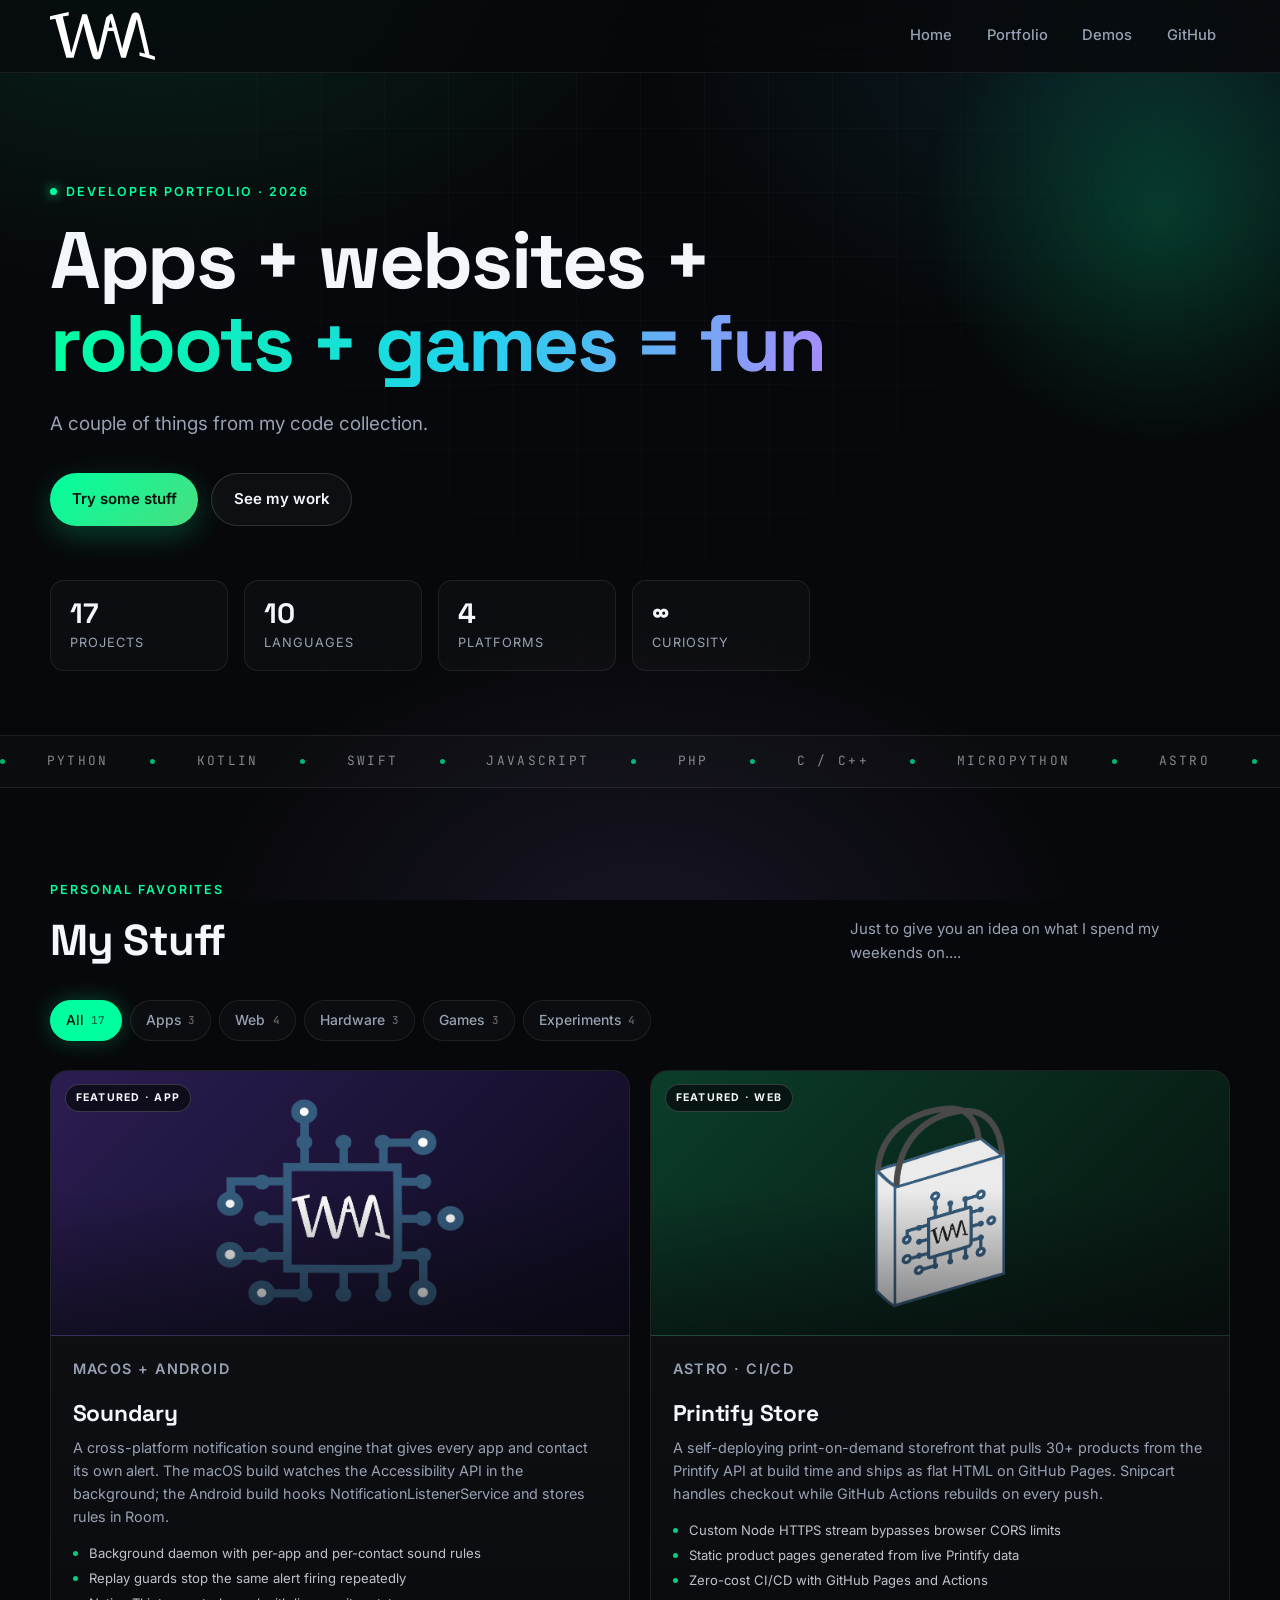
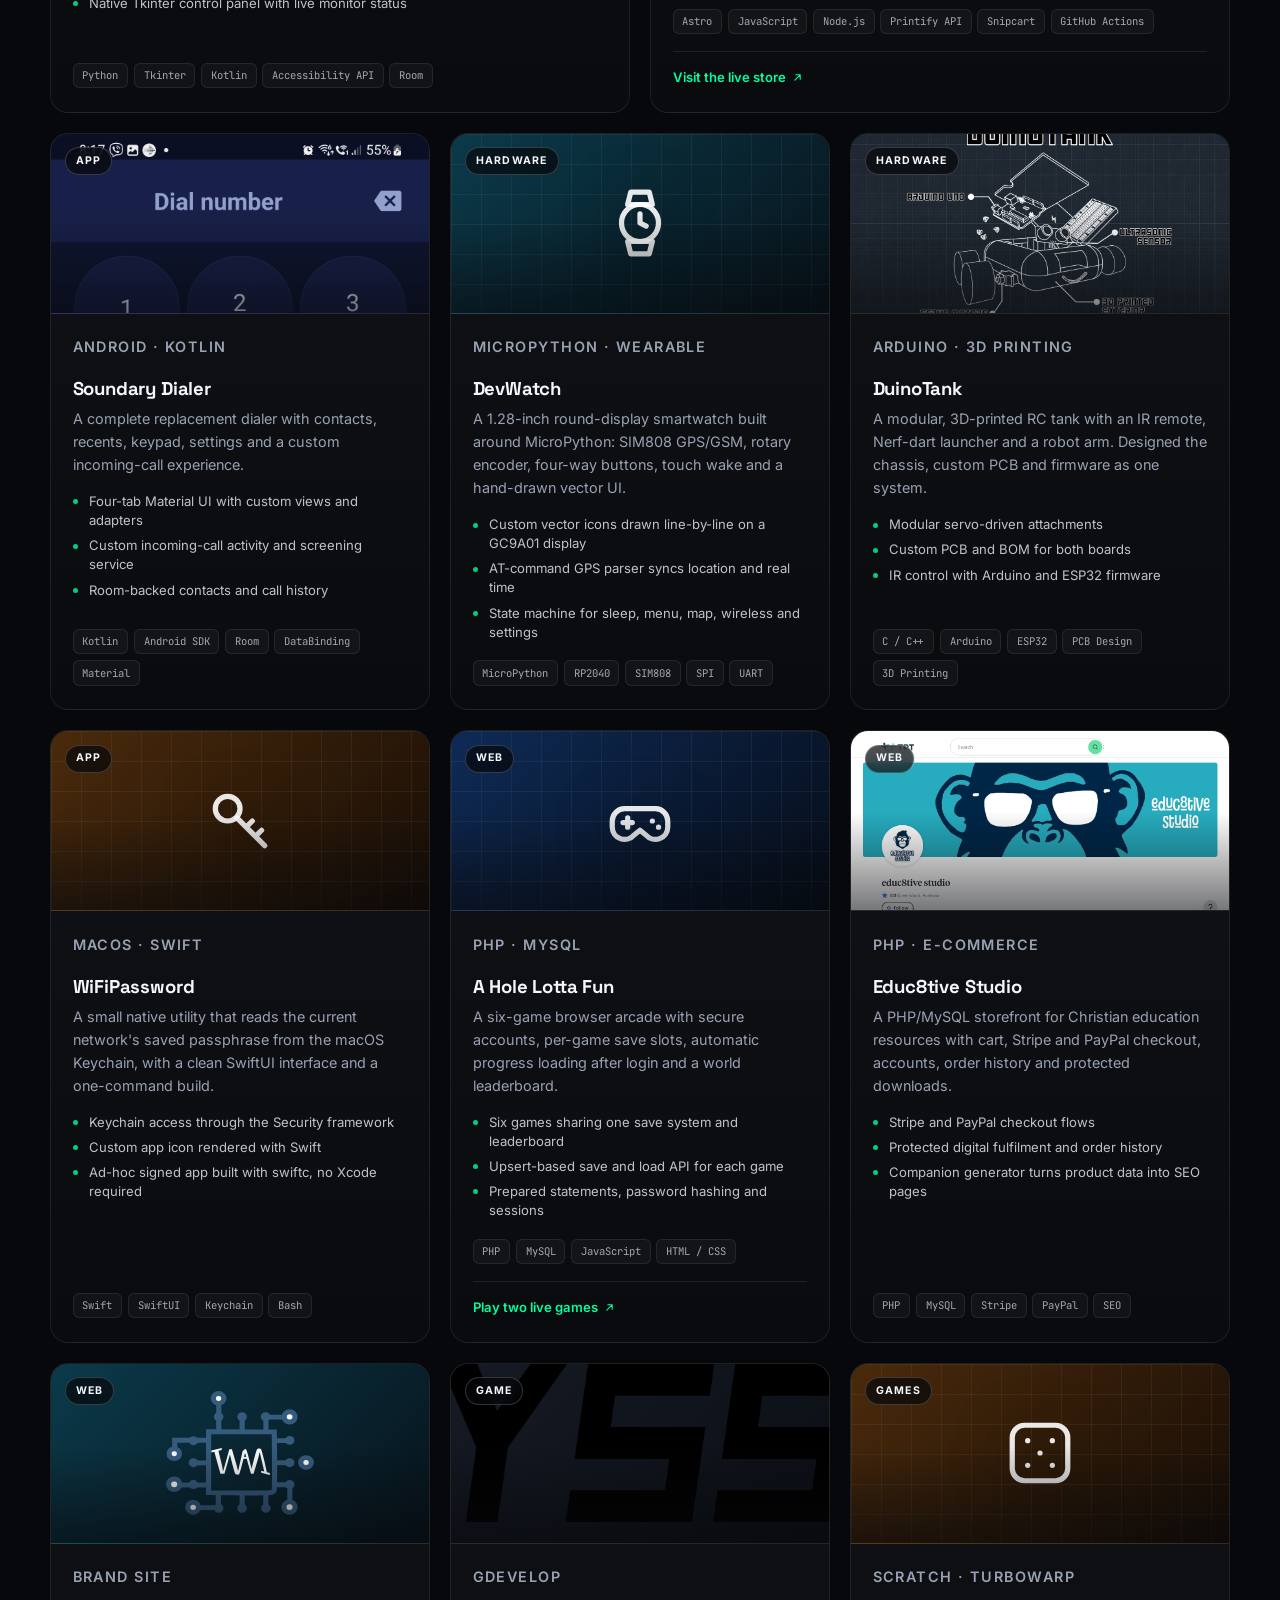
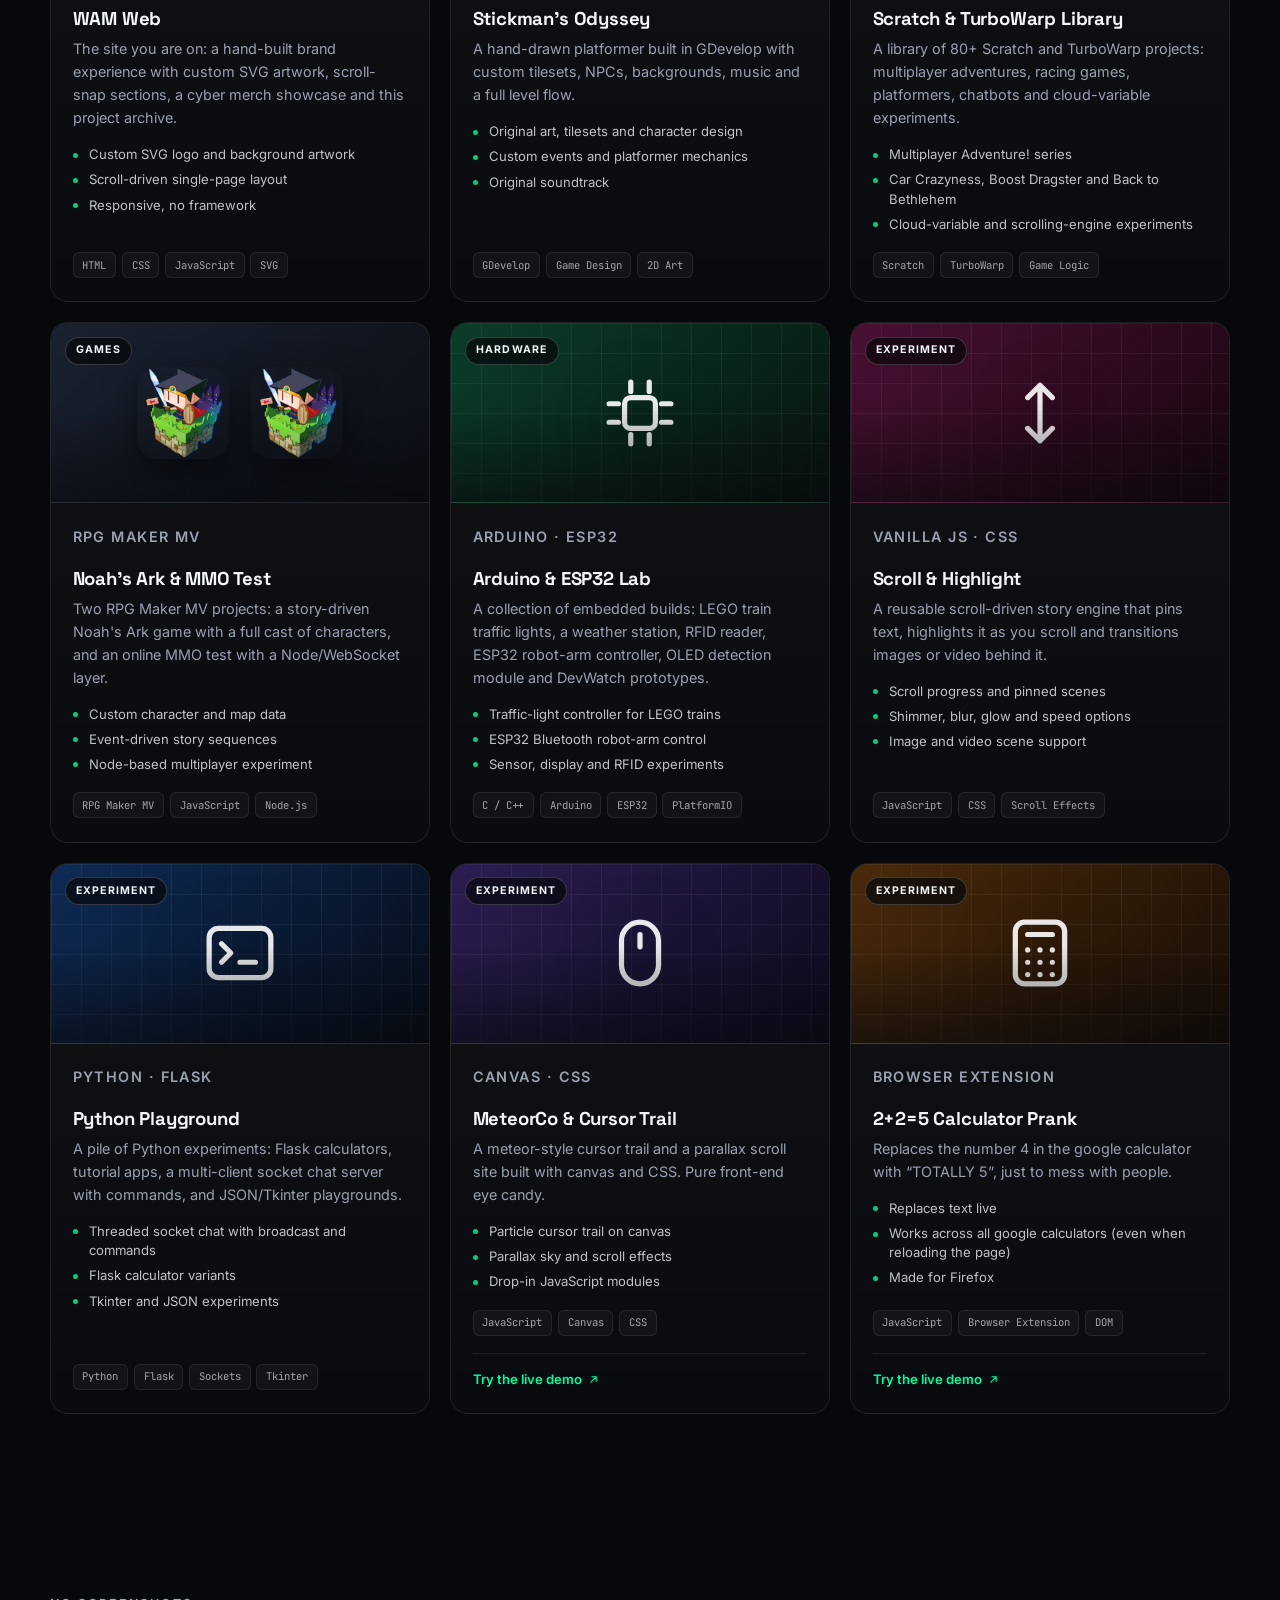
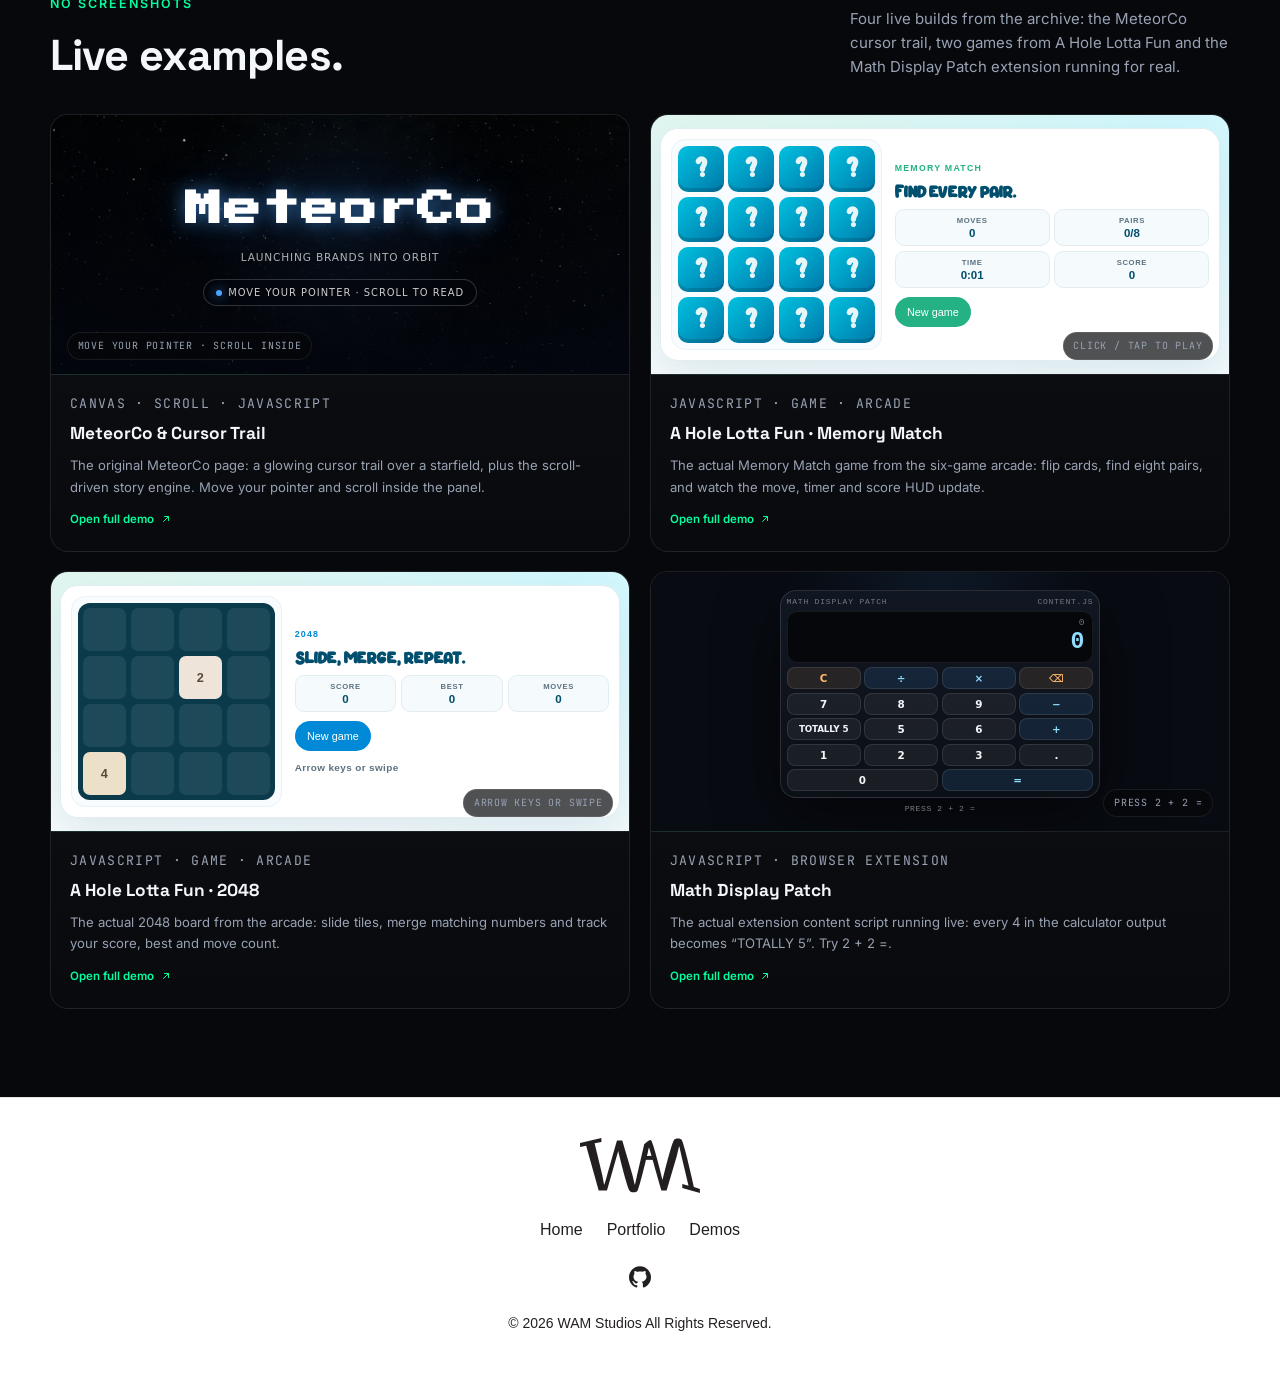
<file: index.html>
<!DOCTYPE html>
<html lang="en">
<head>
<meta charset="UTF-8">
<meta name="viewport" content="width=device-width, initial-scale=1.0">
<title>Code Portfolio | WAM Studios</title>
<link rel="icon" href="image/WAM Logo.svg" type="image/svg+xml">
<link rel="preconnect" href="https://fonts.googleapis.com">
<link rel="preconnect" href="https://fonts.gstatic.com" crossorigin>
<link href="https://fonts.googleapis.com/css2?family=Inter:wght@400;500;600;700&family=Space+Grotesk:wght@500;600;700&family=JetBrains+Mono:wght@400;600&display=swap" rel="stylesheet">
<style>
  :root {
    --bg: #07080b;
    --bg-soft: #0b0d12;
    --panel: #0e1117;
    --panel-2: #131823;
    --line: rgba(255, 255, 255, 0.08);
    --line-strong: rgba(255, 255, 255, 0.14);
    --text: #f3f6fb;
    --muted: #98a2b3;
    --green: #00ff9f;
    --cyan: #22d3ee;
    --purple: #a78bfa;
    --orange: #fb923c;
    --pink: #f472b6;
    --radius: 18px;
  }

  * { margin: 0; padding: 0; box-sizing: border-box; }

  .svg-defs { position: absolute; }

  html { scroll-behavior: smooth; }

  body {
    font-family: 'Inter', system-ui, sans-serif;
    color: var(--text);
    background: var(--bg);
    line-height: 1.6;
    overflow-x: hidden;
    -webkit-font-smoothing: antialiased;
  }

  body::before {
    content: "";
    position: fixed;
    inset: 0;
    z-index: -2;
    background:
      radial-gradient(900px 600px at 12% -8%, rgba(0, 255, 159, 0.12), transparent 60%),
      radial-gradient(800px 520px at 88% 4%, rgba(34, 211, 238, 0.10), transparent 60%),
      radial-gradient(700px 500px at 50% 105%, rgba(167, 139, 250, 0.10), transparent 65%),
      var(--bg);
  }

  body::after {
    content: "";
    position: fixed;
    inset: 0;
    z-index: -1;
    pointer-events: none;
    background-image:
      linear-gradient(rgba(255, 255, 255, 0.025) 1px, transparent 1px),
      linear-gradient(90deg, rgba(255, 255, 255, 0.025) 1px, transparent 1px);
    background-size: 64px 64px;
    mask-image: radial-gradient(ellipse at 50% 0%, black 20%, transparent 78%);
    -webkit-mask-image: radial-gradient(ellipse at 50% 0%, black 20%, transparent 78%);
  }

  a { color: inherit; text-decoration: none; }
  img { max-width: 100%; display: block; }
  button { font: inherit; }

  .wrap {
    width: min(1180px, calc(100% - 3rem));
    margin: 0 auto;
  }

  .topbar {
    position: sticky;
    top: 0;
    z-index: 50;
    backdrop-filter: blur(18px);
    -webkit-backdrop-filter: blur(18px);
    background: rgba(7, 8, 11, 0.72);
    border-bottom: 1px solid var(--line);
  }

  .topbar-inner {
    display: flex;
    align-items: center;
    justify-content: space-between;
    gap: 1.5rem;
    height: 72px;
  }

  .brand {
    display: flex;
    align-items: center;
    gap: 0.7rem;
    font-family: 'Space Grotesk', sans-serif;
    font-weight: 700;
    letter-spacing: 0.02em;
  }

  .brand-logo {
    display: block;
    width: auto;
    height: 3rem;
  }

  .topnav {
    display: flex;
    align-items: center;
    gap: 0.35rem;
  }

  .topnav a {
    padding: 0.5rem 0.9rem;
    border-radius: 999px;
    color: var(--muted);
    font-size: 0.92rem;
    font-weight: 500;
    transition: color 0.2s, background 0.2s;
  }

  .topnav a:hover { color: var(--text); background: rgba(255, 255, 255, 0.06); }
  .topnav a.active { color: var(--text); background: rgba(0, 255, 159, 0.10); }

  .hero {
    position: relative;
    padding: 6.5rem 0 4rem;
    overflow: hidden;
  }

  .hero-glow {
    position: absolute;
    width: 520px;
    height: 520px;
    right: -140px;
    top: -120px;
    border-radius: 50%;
    background: radial-gradient(circle, rgba(0, 255, 159, 0.18), transparent 65%);
    filter: blur(10px);
    pointer-events: none;
  }

  .eyebrow {
    display: inline-flex;
    align-items: center;
    gap: 0.55rem;
    font-size: 0.78rem;
    font-weight: 600;
    letter-spacing: 0.16em;
    text-transform: uppercase;
    color: var(--green);
    margin-bottom: 1.1rem;
  }

  .eyebrow .dot {
    width: 7px;
    height: 7px;
    border-radius: 50%;
    background: var(--green);
    box-shadow: 0 0 12px var(--green);
    animation: pulse 2.2s infinite;
  }

  @keyframes pulse {
    0%, 100% { opacity: 1; transform: scale(1); }
    50% { opacity: 0.45; transform: scale(0.75); }
  }

  h1 {
    font-family: 'Space Grotesk', sans-serif;
    font-size: clamp(2.7rem, 6.4vw, 5rem);
    line-height: 1.04;
    letter-spacing: -0.03em;
    margin-bottom: 1.5rem;
  }

  .grad {
    background: linear-gradient(100deg, var(--green), var(--cyan) 55%, var(--purple));
    -webkit-background-clip: text;
    background-clip: text;
    -webkit-text-fill-color: transparent;
  }

  .lede {
    max-width: 680px;
    font-size: clamp(1.02rem, 1.5vw, 1.18rem);
    color: var(--muted);
  }

  .hero-actions {
    display: flex;
    flex-wrap: wrap;
    gap: 0.8rem;
    margin: 2.1rem 0 3.4rem;
  }

  .btn {
    display: inline-flex;
    align-items: center;
    gap: 0.5rem;
    padding: 0.82rem 1.35rem;
    border-radius: 999px;
    font-weight: 600;
    font-size: 0.94rem;
    transition: transform 0.2s, box-shadow 0.2s, background 0.2s, border-color 0.2s;
  }

  .btn:hover { transform: translateY(-2px); }

  .btn-primary {
    background: linear-gradient(135deg, var(--green), #4ade80);
    color: #04120c;
    box-shadow: 0 10px 30px rgba(0, 255, 159, 0.22);
  }

  .btn-primary:hover { box-shadow: 0 14px 38px rgba(0, 255, 159, 0.32); }

  .btn-ghost {
    border: 1px solid var(--line-strong);
    color: var(--text);
    background: rgba(255, 255, 255, 0.03);
  }

  .btn-ghost:hover { background: rgba(255, 255, 255, 0.07); border-color: rgba(255, 255, 255, 0.24); }

  .stats {
    display: grid;
    grid-template-columns: repeat(4, minmax(0, 1fr));
    gap: 1rem;
    max-width: 760px;
  }

  .stats div {
    padding: 1.05rem 1.2rem;
    border: 1px solid var(--line);
    border-radius: 14px;
    background: rgba(255, 255, 255, 0.025);
  }

  .stats dt {
    font-family: 'Space Grotesk', sans-serif;
    font-size: 1.75rem;
    font-weight: 700;
    line-height: 1.1;
  }

  .stats dd {
    color: var(--muted);
    font-size: 0.8rem;
    letter-spacing: 0.08em;
    text-transform: uppercase;
    margin-top: 0.25rem;
  }

  .marquee {
    border-top: 1px solid var(--line);
    border-bottom: 1px solid var(--line);
    background: rgba(255, 255, 255, 0.018);
    overflow: hidden;
    padding: 0.95rem 0;
  }

  .marquee-track {
    display: flex;
    width: max-content;
    gap: 2.6rem;
    animation: scroll 34s linear infinite;
  }

  .marquee span {
    font-family: 'JetBrains Mono', monospace;
    font-size: 0.8rem;
    letter-spacing: 0.18em;
    text-transform: uppercase;
    color: rgba(243, 246, 251, 0.52);
    white-space: nowrap;
  }

  .marquee span::before {
    content: "";
    display: inline-block;
    width: 5px;
    height: 5px;
    border-radius: 50%;
    background: var(--green);
    margin-right: 2.6rem;
    vertical-align: middle;
    opacity: 0.7;
  }

  @keyframes scroll {
    from { transform: translateX(0); }
    to { transform: translateX(-50%); }
  }

  .section { padding: 5.5rem 0; }
  section[id] { scroll-margin-top: 88px; }

  .section-head {
    display: flex;
    align-items: flex-end;
    justify-content: space-between;
    gap: 2rem;
    margin-bottom: 2.2rem;
  }

  h2 {
    font-family: 'Space Grotesk', sans-serif;
    font-size: clamp(1.9rem, 3.4vw, 2.7rem);
    letter-spacing: -0.02em;
    line-height: 1.1;
  }

  .section-note {
    max-width: 380px;
    color: var(--muted);
    font-size: 0.94rem;
  }

  .filters {
    display: flex;
    flex-wrap: wrap;
    gap: 0.5rem;
    margin-bottom: 1.8rem;
  }

  .filter {
    display: inline-flex;
    align-items: center;
    gap: 0.45rem;
    padding: 0.52rem 0.95rem;
    border-radius: 999px;
    border: 1px solid var(--line);
    background: rgba(255, 255, 255, 0.025);
    color: var(--muted);
    font-size: 0.87rem;
    font-weight: 500;
    cursor: pointer;
    transition: all 0.2s;
  }

  .filter span {
    font-family: 'JetBrains Mono', monospace;
    font-size: 0.68rem;
    color: rgba(243, 246, 251, 0.4);
  }

  .filter:hover { color: var(--text); border-color: var(--line-strong); }

  .filter.is-active {
    color: #04120c;
    background: var(--green);
    border-color: var(--green);
    box-shadow: 0 0 22px rgba(0, 255, 159, 0.25);
  }

  .filter.is-active span { color: rgba(4, 18, 12, 0.6); }

  .work-grid {
    display: grid;
    grid-template-columns: repeat(6, minmax(0, 1fr));
    gap: 1.25rem;
  }

  .card {
    grid-column: span 2;
    display: flex;
    flex-direction: column;
    background: linear-gradient(180deg, rgba(255, 255, 255, 0.045), rgba(255, 255, 255, 0.015));
    border: 1px solid var(--line);
    border-radius: var(--radius);
    overflow: hidden;
    transition: transform 0.28s, border-color 0.28s, box-shadow 0.28s;
  }

  .card.featured { grid-column: span 3; }

  .card:hover {
    transform: translateY(-6px);
    border-color: rgba(0, 255, 159, 0.35);
    box-shadow: 0 24px 60px rgba(0, 0, 0, 0.45), 0 0 0 1px rgba(0, 255, 159, 0.08);
  }

  .card.is-hidden { display: none; }

  .cover {
    position: relative;
    height: 180px;
    overflow: hidden;
    background: linear-gradient(135deg, #151a24, #0b0e14);
    border-bottom: 1px solid var(--line);
  }

  .card.featured .cover { height: 265px; }

  .cover img {
    width: 100%;
    height: 100%;
    object-fit: cover;
    transition: transform 0.6s ease;
  }

  .card:hover .cover img { transform: scale(1.045); }

  .cover .contain { object-fit: contain; padding: 1.6rem; }
  .cover .top { object-position: center top; }

  .cover::after {
    content: "";
    position: absolute;
    inset: 0;
    background: linear-gradient(to top, rgba(7, 8, 11, 0.55), transparent 55%);
    pointer-events: none;
  }

  .cover-art {
    position: absolute;
    inset: 0;
    display: grid;
    place-items: center;
    background-image:
      linear-gradient(rgba(255, 255, 255, 0.05) 1px, transparent 1px),
      linear-gradient(90deg, rgba(255, 255, 255, 0.05) 1px, transparent 1px);
    background-size: 30px 30px;
  }

  .cover-art .icon {
    width: 74px;
    height: 74px;
    color: rgba(255, 255, 255, 0.9);
    filter: drop-shadow(0 10px 26px rgba(0, 0, 0, 0.5));
  }

  .card.featured .cover-art .icon { width: 92px; height: 92px; }

  .cover-violet { background: linear-gradient(135deg, #2b1d52, #0d0a1c); }
  .cover-cyan { background: linear-gradient(135deg, #0b3a4a, #07131b); }
  .cover-green { background: linear-gradient(135deg, #0b3d2a, #07130e); }
  .cover-orange { background: linear-gradient(135deg, #4a2a0b, #170d06); }
  .cover-pink { background: linear-gradient(135deg, #4a1033, #17060f); }
  .cover-blue { background: linear-gradient(135deg, #0e2a55, #060d18); }

  .cover-pair {
    position: absolute;
    inset: 0;
    display: flex;
    align-items: center;
    justify-content: center;
    gap: 1.4rem;
    background: linear-gradient(135deg, #1a2130, #0b0e14);
  }

  .cover-pair img {
    width: 92px;
    height: 92px;
    border-radius: 20px;
    object-fit: cover;
    box-shadow: 0 14px 34px rgba(0, 0, 0, 0.55);
  }

  .cat-badge {
    position: absolute;
    top: 0.85rem;
    left: 0.85rem;
    z-index: 2;
    padding: 0.28rem 0.62rem;
    border-radius: 999px;
    font-size: 0.66rem;
    font-weight: 700;
    letter-spacing: 0.12em;
    text-transform: uppercase;
    background: rgba(7, 8, 11, 0.7);
    border: 1px solid rgba(255, 255, 255, 0.18);
    backdrop-filter: blur(8px);
  }

  .card-body {
    display: flex;
    flex-direction: column;
    flex: 1;
    padding: 1.35rem 1.35rem 1.45rem;
  }

  .card-body h3 {
    font-family: 'Space Grotesk', sans-serif;
    font-size: 1.16rem;
    letter-spacing: -0.01em;
    margin-bottom: 0.2rem;
  }

  .card.featured .card-body h3 { font-size: 1.42rem; }

  .kicker {
    color: var(--green);
    font-size: 0.72rem;
    font-weight: 600;
    letter-spacing: 0.1em;
    text-transform: uppercase;
    margin-bottom: 0.65rem;
  }

  .card-body p {
    color: var(--muted);
    font-size: 0.9rem;
    margin-bottom: 1rem;
  }

  .highlights {
    list-style: none;
    display: grid;
    gap: 0.38rem;
    margin-bottom: 1.15rem;
  }

  .highlights li {
    position: relative;
    padding-left: 1.05rem;
    color: rgba(243, 246, 251, 0.78);
    font-size: 0.82rem;
    line-height: 1.45;
  }

  .highlights li::before {
    content: "";
    position: absolute;
    left: 0;
    top: 0.55em;
    width: 5px;
    height: 5px;
    border-radius: 50%;
    background: var(--green);
    opacity: 0.8;
  }

  .tags {
    display: flex;
    flex-wrap: wrap;
    gap: 0.35rem;
    margin-top: auto;
  }

  .tags span {
    padding: 0.22rem 0.55rem;
    border-radius: 6px;
    border: 1px solid var(--line);
    background: rgba(255, 255, 255, 0.035);
    color: rgba(243, 246, 251, 0.65);
    font-family: 'JetBrains Mono', monospace;
    font-size: 0.66rem;
  }

  .card-links {
    display: flex;
    flex-wrap: wrap;
    gap: 0.9rem;
    margin-top: 1.05rem;
    padding-top: 0.95rem;
    border-top: 1px solid var(--line);
  }

  .card-links a {
    display: inline-flex;
    align-items: center;
    gap: 0.35rem;
    font-size: 0.82rem;
    font-weight: 600;
    color: var(--green);
  }

  .card-links a:hover { text-decoration: underline; }
  .card-links a svg { width: 13px; height: 13px; }

  .demo-grid {
    display: grid;
    grid-template-columns: repeat(2, minmax(0, 1fr));
    gap: 1.2rem;
  }

  .demo-card {
    border: 1px solid var(--line);
    border-radius: var(--radius);
    background: linear-gradient(180deg, rgba(255, 255, 255, 0.04), rgba(255, 255, 255, 0.012));
    overflow: hidden;
  }

  .demo-stage {
    position: relative;
    display: grid;
    place-items: center;
    height: 260px;
    overflow: hidden;
    background:
      radial-gradient(420px 240px at 20% 0%, rgba(0, 255, 159, 0.10), transparent 70%),
      radial-gradient(360px 220px at 100% 100%, rgba(34, 211, 238, 0.10), transparent 70%),
      #0a0c11;
    border-bottom: 1px solid var(--line);
    touch-action: pan-y;
    user-select: none;
  }

  .demo-stage iframe {
    position: absolute;
    inset: 0;
    display: block;
    width: 100%;
    height: 100%;
    border: 0;
    background: #05070d;
  }

  .demo-label {
    position: absolute;
    left: 1rem;
    bottom: 0.9rem;
    z-index: 2;
    padding: 0.3rem 0.6rem;
    border-radius: 999px;
    border: 1px solid var(--line);
    background: rgba(7, 8, 11, 0.7);
    color: var(--muted);
    font-family: 'JetBrains Mono', monospace;
    font-size: 0.62rem;
    letter-spacing: 0.08em;
    text-transform: uppercase;
    pointer-events: none;
    backdrop-filter: blur(8px);
    -webkit-backdrop-filter: blur(8px);
  }

  .demo-label--corner { left: auto; right: 1rem; }

  .demo-copy { padding: 1.1rem 1.2rem 1.25rem; }

  .demo-kicker {
    margin-bottom: 0.35rem;
    color: var(--cyan);
    font-family: 'JetBrains Mono', monospace;
    font-size: 0.64rem;
    letter-spacing: 0.1em;
    text-transform: uppercase;
  }

  .demo-copy h3 {
    margin-bottom: 0.45rem;
    font-family: 'Space Grotesk', sans-serif;
    font-size: 1.08rem;
  }

  .demo-copy p {
    color: var(--muted);
    font-size: 0.82rem;
    line-height: 1.65;
  }

  .demo-link {
    display: inline-flex;
    align-items: center;
    gap: 0.35rem;
    margin-top: 0.75rem;
    color: var(--green);
    font-size: 0.72rem;
    font-weight: 600;
  }

  .demo-link:hover { text-decoration: underline; }
  .demo-link svg { width: 12px; height: 12px; }

  .reveal { opacity: 0; transform: translateY(18px); transition: opacity 0.6s ease, transform 0.6s ease; }
  .reveal.in { opacity: 1; transform: none; }

  .footer-centered {
    margin: 0;
    padding: 2.5rem 1.5rem;
    border-top: 1px solid #e5e5e5;
    background: #fff;
    color: #231f20;
    text-align: center;
    font-family: -apple-system, BlinkMacSystemFont, "Segoe UI", Roboto, "Helvetica Neue", Arial, sans-serif;
  }

  .footer-centered__container {
    max-width: 800px;
    margin: 0 auto;
    display: flex;
    flex-direction: column;
    align-items: center;
    gap: 1.5rem;
  }

  .footer-centered__logo {
    display: block;
    width: 120px;
    height: auto;
  }

  .footer-centered__logo img {
    display: block;
    width: 100%;
    height: auto;
  }

  .footer-centered__nav ul,
  .footer-centered__social ul {
    margin: 0;
    padding: 0;
    list-style: none;
    display: flex;
    flex-wrap: wrap;
    justify-content: center;
    gap: 1.5rem;
  }

  .footer-centered__nav a,
  .footer-centered__social a {
    color: #231f20;
    text-decoration: none;
    font-weight: 500;
    transition: color 0.2s ease-in-out;
  }

  .footer-centered__nav a:hover,
  .footer-centered__social a:hover {
    color: #666;
  }

  .footer-centered__social svg {
    display: block;
    width: 22px;
    height: 22px;
    fill: currentColor;
    transition: fill 0.2s ease-in-out;
  }

  .footer-centered__copyright {
    margin: 0;
    font-size: 0.875rem;
  }

  @media (max-width: 1100px) {
    .work-grid { grid-template-columns: repeat(2, minmax(0, 1fr)); }
    .card, .card.featured { grid-column: span 1; }
    .card.featured .cover { height: 220px; }
    .section-head { flex-direction: column; align-items: flex-start; gap: 0.8rem; }
  }

  @media (max-width: 720px) {
    .wrap { width: calc(100% - 2rem); }
    .topbar-inner { height: 64px; gap: 0.5rem; }
    .brand { flex-shrink: 0; }
    .brand-logo { height: 1.55rem; }
    .topnav {
      gap: 0.2rem;
      min-width: 0;
      overflow-x: auto;
      scrollbar-width: none;
    }
    .topnav::-webkit-scrollbar { display: none; }
    .topnav a {
      padding: 0.4rem 0.5rem;
      font-size: 0.78rem;
      white-space: nowrap;
    }
    .topnav a:first-child { display: none; }
    .hero { padding-top: 4rem; }
    .stats { grid-template-columns: repeat(2, minmax(0, 1fr)); }
    .work-grid { grid-template-columns: 1fr; }
    .cover, .card.featured .cover { height: 200px; }
    .section { padding: 3.8rem 0; }
    .demo-grid { grid-template-columns: 1fr; }
    .demo-stage { height: 230px; }
    .footer-centered { padding: 2rem 1rem; }
    .footer-centered__logo { width: 104px; }
  }

  @media (max-width: 380px) {
    .topnav a:nth-child(2) { display: none; }
  }

  @media (prefers-reduced-motion: reduce) {
    html { scroll-behavior: auto; }
    .marquee-track { animation: none; }
    .reveal { opacity: 1; transform: none; transition: none; }
    .card, .cover img { transition: none; }
  }
</style>
</head>
<body id="top">

<svg class="svg-defs" width="0" height="0" aria-hidden="true">
  <symbol id="i-wave" viewBox="0 0 24 24" fill="none" stroke="currentColor" stroke-width="1.7" stroke-linecap="round">
    <path d="M3 12h2l2-6 3 14 3-18 3 14 2-4h3"/>
  </symbol>
  <symbol id="i-phone" viewBox="0 0 24 24" fill="none" stroke="currentColor" stroke-width="1.7" stroke-linecap="round" stroke-linejoin="round">
    <rect x="6" y="2" width="12" height="20" rx="3"/><path d="M11 18h2"/>
  </symbol>
  <symbol id="i-cart" viewBox="0 0 24 24" fill="none" stroke="currentColor" stroke-width="1.7" stroke-linecap="round" stroke-linejoin="round">
    <circle cx="9" cy="20" r="1.4"/><circle cx="18" cy="20" r="1.4"/><path d="M2 3h3l2.4 11.2a2 2 0 0 0 2 1.6h7.9a2 2 0 0 0 2-1.6L21 7H6"/>
  </symbol>
  <symbol id="i-watch" viewBox="0 0 24 24" fill="none" stroke="currentColor" stroke-width="1.7" stroke-linecap="round" stroke-linejoin="round">
    <circle cx="12" cy="12" r="6"/><path d="M9 2h6l1 4H8l1-4ZM9 22h6l1-4H8l1 4ZM12 9v3l2 1"/>
  </symbol>
  <symbol id="i-chip" viewBox="0 0 24 24" fill="none" stroke="currentColor" stroke-width="1.7" stroke-linecap="round" stroke-linejoin="round">
    <rect x="7" y="7" width="10" height="10" rx="2"/><path d="M9 2v3M15 2v3M9 19v3M15 19v3M2 9h3M2 15h3M19 9h3M19 15h3"/>
  </symbol>
  <symbol id="i-key" viewBox="0 0 24 24" fill="none" stroke="currentColor" stroke-width="1.7" stroke-linecap="round" stroke-linejoin="round">
    <circle cx="8" cy="8" r="4"/><path d="M11 11l9 9M17 17l2-2M14 14l2-2"/>
  </symbol>
  <symbol id="i-globe" viewBox="0 0 24 24" fill="none" stroke="currentColor" stroke-width="1.7" stroke-linecap="round" stroke-linejoin="round">
    <circle cx="12" cy="12" r="9"/><path d="M3 12h18M12 3c2.6 3 2.6 15 0 18M12 3c-2.6 3-2.6 15 0 18"/>
  </symbol>
  <symbol id="i-book" viewBox="0 0 24 24" fill="none" stroke="currentColor" stroke-width="1.7" stroke-linecap="round" stroke-linejoin="round">
    <path d="M4 4h6a3 3 0 0 1 3 3v13a2.5 2.5 0 0 0-2.5-2.5H4V4ZM20 4h-6a3 3 0 0 0-3 3v13a2.5 2.5 0 0 1 2.5-2.5H20V4Z"/>
  </symbol>
  <symbol id="i-game" viewBox="0 0 24 24" fill="none" stroke="currentColor" stroke-width="1.7" stroke-linecap="round" stroke-linejoin="round">
    <path d="M7 8h10a4 4 0 0 1 4 4v2a4 4 0 0 1-7 2.6L12 15l-2 1.6A4 4 0 0 1 3 14v-2a4 4 0 0 1 4-4Z"/>
    <path d="M8 11v3M6.5 12.5h3M16 12h.01M18 14h.01"/>
  </symbol>
  <symbol id="i-dice" viewBox="0 0 24 24" fill="none" stroke="currentColor" stroke-width="1.7" stroke-linecap="round" stroke-linejoin="round">
    <rect x="3" y="3" width="18" height="18" rx="4"/><path d="M8 8h.01M16 8h.01M12 12h.01M8 16h.01M16 16h.01"/>
  </symbol>
  <symbol id="i-scroll" viewBox="0 0 24 24" fill="none" stroke="currentColor" stroke-width="1.7" stroke-linecap="round" stroke-linejoin="round">
    <path d="M12 3v18M8 7l4-4 4 4M8 17l4 4 4-4"/>
  </symbol>
  <symbol id="i-terminal" viewBox="0 0 24 24" fill="none" stroke="currentColor" stroke-width="1.7" stroke-linecap="round" stroke-linejoin="round">
    <rect x="2" y="4" width="20" height="16" rx="3"/><path d="M6 9l3 3-3 3M12 15h5"/>
  </symbol>
  <symbol id="i-mouse" viewBox="0 0 24 24" fill="none" stroke="currentColor" stroke-width="1.7" stroke-linecap="round" stroke-linejoin="round">
    <rect x="6" y="2" width="12" height="20" rx="6"/><path d="M12 6v4"/>
  </symbol>
  <symbol id="i-calc" viewBox="0 0 24 24" fill="none" stroke="currentColor" stroke-width="1.7" stroke-linecap="round" stroke-linejoin="round">
    <rect x="4" y="2" width="16" height="20" rx="3"/><path d="M8 6h8M8 11h.01M12 11h.01M16 11h.01M8 15h.01M12 15h.01M16 15h.01M8 19h.01M12 19h.01M16 19h.01"/>
  </symbol>
  <symbol id="i-arrow" viewBox="0 0 24 24" fill="none" stroke="currentColor" stroke-width="2" stroke-linecap="round" stroke-linejoin="round">
    <path d="M7 17L17 7M9 7h8v8"/>
  </symbol>
</svg>

<header class="topbar">
  <div class="wrap topbar-inner">
    <a class="brand" href="#top">
      <img class="brand-logo" src="image/WAM Logo TW.svg" alt="WAM Studios">
    </a>
    <nav class="topnav" aria-label="Main navigation">
      <a href="#top">Home</a>
      <a href="#work">Portfolio</a>
      <a href="#live">Demos</a>
      <a href="https://github.com/Salad-Spinner" target="_blank" rel="noopener">GitHub</a>
    </nav>
  </div>
</header>

<main>
  <section class="hero">
    <div class="hero-glow"></div>
    <div class="wrap">
      <p class="eyebrow"><span class="dot"></span> Developer portfolio · 2026</p>
      <h1>Apps + websites +<br><span class="grad">robots + games = fun</span></h1>
      <p class="lede">A couple of things from my code collection.</p>
      <div class="hero-actions">
        <a class="btn btn-primary" href="#live">Try some stuff</a>
        <a class="btn btn-ghost" href="#work">See my work</a>
      </div>
      <dl class="stats">
        <div><dt>17</dt><dd>Projects</dd></div>
        <div><dt>10</dt><dd>Languages</dd></div>
        <div><dt>4</dt><dd>Platforms</dd></div>
        <div><dt>∞</dt><dd>Curiosity</dd></div>
      </dl>
    </div>
  </section>

  <div class="marquee" aria-hidden="true">
    <div class="marquee-track">
      <span>Python</span><span>Kotlin</span><span>Swift</span><span>JavaScript</span><span>PHP</span><span>C / C++</span><span>MicroPython</span><span>Astro</span><span>MySQL</span><span>Node.js</span><span>HTML / CSS</span><span>GDevelop</span>
      <span>Python</span><span>Kotlin</span><span>Swift</span><span>JavaScript</span><span>PHP</span><span>C / C++</span><span>MicroPython</span><span>Astro</span><span>MySQL</span><span>Node.js</span><span>HTML / CSS</span><span>GDevelop</span>
    </div>
  </div>

  <section id="work" class="section wrap">
    <div class="section-head">
      <div>
        <p class="eyebrow">Personal Favorites</p>
        <h2>My Stuff</h2>
      </div>
      <p class="section-note">Just to give you an idea on what I spend my weekends on....</p>
    </div>

    <div class="filters" role="group" aria-label="Filter projects">
      <button type="button" class="filter is-active" data-filter="all">All <span>17</span></button>
      <button type="button" class="filter" data-filter="apps">Apps <span>3</span></button>
      <button type="button" class="filter" data-filter="web">Web <span>4</span></button>
      <button type="button" class="filter" data-filter="hardware">Hardware <span>3</span></button>
      <button type="button" class="filter" data-filter="games">Games <span>3</span></button>
      <button type="button" class="filter" data-filter="experiments">Experiments <span>4</span></button>
    </div>

    <div class="work-grid" id="workGrid">

      <article class="card featured reveal" data-cat="apps">
        <div class="cover cover-violet">
          <span class="cat-badge">Featured · App</span>
          <img class="contain" src="image/projects/soundary-logo.png" alt="Soundary logo">
        </div>
        <div class="card-body">
          <p class="kicker">macOS + Android</p>
          <h3>Soundary</h3>
          <p>A cross-platform notification sound engine that gives every app and contact its own alert. The macOS build watches the Accessibility API in the background; the Android build hooks NotificationListenerService and stores rules in Room.</p>
          <ul class="highlights">
            <li>Background daemon with per-app and per-contact sound rules</li>
            <li>Replay guards stop the same alert firing repeatedly</li>
            <li>Native Tkinter control panel with live monitor status</li>
          </ul>
          <div class="tags"><span>Python</span><span>Tkinter</span><span>Kotlin</span><span>Accessibility API</span><span>Room</span></div>
        </div>
      </article>

      <article class="card featured reveal" data-cat="web">
        <div class="cover cover-green">
          <span class="cat-badge">Featured · Web</span>
          <img class="contain" src="image/projects/merch-logo.png" alt="WAM merch logo">
        </div>
        <div class="card-body">
          <p class="kicker">Astro · CI/CD</p>
          <h3>Printify Store</h3>
          <p>A self-deploying print-on-demand storefront that pulls 30+ products from the Printify API at build time and ships as flat HTML on GitHub Pages. Snipcart handles checkout while GitHub Actions rebuilds on every push.</p>
          <ul class="highlights">
            <li>Custom Node HTTPS stream bypasses browser CORS limits</li>
            <li>Static product pages generated from live Printify data</li>
            <li>Zero-cost CI/CD with GitHub Pages and Actions</li>
          </ul>
          <div class="tags"><span>Astro</span><span>JavaScript</span><span>Node.js</span><span>Printify API</span><span>Snipcart</span><span>GitHub Actions</span></div>
          <div class="card-links">
            <a href="https://salad-spinner.github.io/printify-store" target="_blank" rel="noopener">Visit the live store <svg><use href="#i-arrow"/></svg></a>
          </div>
        </div>
      </article>

      <article class="card reveal" data-cat="apps">
        <div class="cover cover-violet">
          <span class="cat-badge">App</span>
          <img class="top" src="image/projects/soundary-dialer.png" alt="Soundary Dialer keypad screen">
        </div>
        <div class="card-body">
          <p class="kicker">Android · Kotlin</p>
          <h3>Soundary Dialer</h3>
          <p>A complete replacement dialer with contacts, recents, keypad, settings and a custom incoming-call experience.</p>
          <ul class="highlights">
            <li>Four-tab Material UI with custom views and adapters</li>
            <li>Custom incoming-call activity and screening service</li>
            <li>Room-backed contacts and call history</li>
          </ul>
          <div class="tags"><span>Kotlin</span><span>Android SDK</span><span>Room</span><span>DataBinding</span><span>Material</span></div>
        </div>
      </article>

      <article class="card reveal" data-cat="hardware">
        <div class="cover cover-cyan">
          <span class="cat-badge">Hardware</span>
          <div class="cover-art"><svg class="icon"><use href="#i-watch"/></svg></div>
        </div>
        <div class="card-body">
          <p class="kicker">MicroPython · Wearable</p>
          <h3>DevWatch</h3>
          <p>A 1.28-inch round-display smartwatch built around MicroPython: SIM808 GPS/GSM, rotary encoder, four-way buttons, touch wake and a hand-drawn vector UI.</p>
          <ul class="highlights">
            <li>Custom vector icons drawn line-by-line on a GC9A01 display</li>
            <li>AT-command GPS parser syncs location and real time</li>
            <li>State machine for sleep, menu, map, wireless and settings</li>
          </ul>
          <div class="tags"><span>MicroPython</span><span>RP2040</span><span>SIM808</span><span>SPI</span><span>UART</span></div>
        </div>
      </article>

      <article class="card reveal" data-cat="hardware">
        <div class="cover">
          <span class="cat-badge">Hardware</span>
          <img src="image/DuinoTank V1.0.0.jpg" alt="DuinoTank 3D printed tank">
        </div>
        <div class="card-body">
          <p class="kicker">Arduino · 3D printing</p>
          <h3>DuinoTank</h3>
          <p>A modular, 3D-printed RC tank with an IR remote, Nerf-dart launcher and a robot arm. Designed the chassis, custom PCB and firmware as one system.</p>
          <ul class="highlights">
            <li>Modular servo-driven attachments</li>
            <li>Custom PCB and BOM for both boards</li>
            <li>IR control with Arduino and ESP32 firmware</li>
          </ul>
          <div class="tags"><span>C / C++</span><span>Arduino</span><span>ESP32</span><span>PCB Design</span><span>3D Printing</span></div>
        </div>
      </article>

      <article class="card reveal" data-cat="apps">
        <div class="cover cover-orange">
          <span class="cat-badge">App</span>
          <div class="cover-art"><svg class="icon"><use href="#i-key"/></svg></div>
        </div>
        <div class="card-body">
          <p class="kicker">macOS · Swift</p>
          <h3>WiFiPassword</h3>
          <p>A small native utility that reads the current network's saved passphrase from the macOS Keychain, with a clean SwiftUI interface and a one-command build.</p>
          <ul class="highlights">
            <li>Keychain access through the Security framework</li>
            <li>Custom app icon rendered with Swift</li>
            <li>Ad-hoc signed app built with swiftc, no Xcode required</li>
          </ul>
          <div class="tags"><span>Swift</span><span>SwiftUI</span><span>Keychain</span><span>Bash</span></div>
        </div>
      </article>

      <article class="card reveal" data-cat="web">
        <div class="cover cover-blue">
          <span class="cat-badge">Web</span>
          <div class="cover-art"><svg class="icon"><use href="#i-game"/></svg></div>
        </div>
        <div class="card-body">
          <p class="kicker">PHP · MySQL</p>
          <h3>A Hole Lotta Fun</h3>
          <p>A six-game browser arcade with secure accounts, per-game save slots, automatic progress loading after login and a world leaderboard.</p>
          <ul class="highlights">
            <li>Six games sharing one save system and leaderboard</li>
            <li>Upsert-based save and load API for each game</li>
            <li>Prepared statements, password hashing and sessions</li>
          </ul>
          <div class="tags"><span>PHP</span><span>MySQL</span><span>JavaScript</span><span>HTML / CSS</span></div>
          <div class="card-links">
            <a href="#live">Play two live games <svg><use href="#i-arrow"/></svg></a>
          </div>
        </div>
      </article>

      <article class="card reveal" data-cat="web">
        <div class="cover">
          <span class="cat-badge">Web</span>
          <img src="image/projects/tpt.png" alt="Educ8tive Studio product page">
        </div>
        <div class="card-body">
          <p class="kicker">PHP · E-commerce</p>
          <h3>Educ8tive Studio</h3>
          <p>A PHP/MySQL storefront for Christian education resources with cart, Stripe and PayPal checkout, accounts, order history and protected downloads.</p>
          <ul class="highlights">
            <li>Stripe and PayPal checkout flows</li>
            <li>Protected digital fulfilment and order history</li>
            <li>Companion generator turns product data into SEO pages</li>
          </ul>
          <div class="tags"><span>PHP</span><span>MySQL</span><span>Stripe</span><span>PayPal</span><span>SEO</span></div>
        </div>
      </article>

      <article class="card reveal" data-cat="web">
        <div class="cover cover-cyan">
          <span class="cat-badge">Web</span>
          <img class="contain" src="image/WAM Logo W.svg" alt="WAM logo">
        </div>
        <div class="card-body">
          <p class="kicker">Brand site</p>
          <h3>WAM Web</h3>
          <p>The site you are on: a hand-built brand experience with custom SVG artwork, scroll-snap sections, a cyber merch showcase and this project archive.</p>
          <ul class="highlights">
            <li>Custom SVG logo and background artwork</li>
            <li>Scroll-driven single-page layout</li>
            <li>Responsive, no framework</li>
          </ul>
          <div class="tags"><span>HTML</span><span>CSS</span><span>JavaScript</span><span>SVG</span></div>
        </div>
      </article>

      <article class="card reveal" data-cat="games">
        <div class="cover">
          <span class="cat-badge">Game</span>
          <img src="image/projects/odyssey.png" alt="Stickman's Odyssey artwork">
        </div>
        <div class="card-body">
          <p class="kicker">GDevelop</p>
          <h3>Stickman's Odyssey</h3>
          <p>A hand-drawn platformer built in GDevelop with custom tilesets, NPCs, backgrounds, music and a full level flow.</p>
          <ul class="highlights">
            <li>Original art, tilesets and character design</li>
            <li>Custom events and platformer mechanics</li>
            <li>Original soundtrack</li>
          </ul>
          <div class="tags"><span>GDevelop</span><span>Game Design</span><span>2D Art</span></div>
        </div>
      </article>

      <article class="card reveal" data-cat="games">
        <div class="cover cover-orange">
          <span class="cat-badge">Games</span>
          <div class="cover-art"><svg class="icon"><use href="#i-dice"/></svg></div>
        </div>
        <div class="card-body">
          <p class="kicker">Scratch · TurboWarp</p>
          <h3>Scratch &amp; TurboWarp Library</h3>
          <p>A library of 80+ Scratch and TurboWarp projects: multiplayer adventures, racing games, platformers, chatbots and cloud-variable experiments.</p>
          <ul class="highlights">
            <li>Multiplayer Adventure! series</li>
            <li>Car Crazyness, Boost Dragster and Back to Bethlehem</li>
            <li>Cloud-variable and scrolling-engine experiments</li>
          </ul>
          <div class="tags"><span>Scratch</span><span>TurboWarp</span><span>Game Logic</span></div>
        </div>
      </article>

      <article class="card reveal" data-cat="games">
        <div class="cover">
          <span class="cat-badge">Games</span>
          <div class="cover-pair">
            <img src="image/projects/noahs-ark.png" alt="Noah's Ark game icon">
            <img src="image/projects/mmo-test.png" alt="MMO Test game icon">
          </div>
        </div>
        <div class="card-body">
          <p class="kicker">RPG Maker MV</p>
          <h3>Noah's Ark &amp; MMO Test</h3>
          <p>Two RPG Maker MV projects: a story-driven Noah's Ark game with a full cast of characters, and an online MMO test with a Node/WebSocket layer.</p>
          <ul class="highlights">
            <li>Custom character and map data</li>
            <li>Event-driven story sequences</li>
            <li>Node-based multiplayer experiment</li>
          </ul>
          <div class="tags"><span>RPG Maker MV</span><span>JavaScript</span><span>Node.js</span></div>
        </div>
      </article>

      <article class="card reveal" data-cat="hardware">
        <div class="cover cover-green">
          <span class="cat-badge">Hardware</span>
          <div class="cover-art"><svg class="icon"><use href="#i-chip"/></svg></div>
        </div>
        <div class="card-body">
          <p class="kicker">Arduino · ESP32</p>
          <h3>Arduino &amp; ESP32 Lab</h3>
          <p>A collection of embedded builds: LEGO train traffic lights, a weather station, RFID reader, ESP32 robot-arm controller, OLED detection module and DevWatch prototypes.</p>
          <ul class="highlights">
            <li>Traffic-light controller for LEGO trains</li>
            <li>ESP32 Bluetooth robot-arm control</li>
            <li>Sensor, display and RFID experiments</li>
          </ul>
          <div class="tags"><span>C / C++</span><span>Arduino</span><span>ESP32</span><span>PlatformIO</span></div>
        </div>
      </article>

      <article class="card reveal" data-cat="experiments">
        <div class="cover cover-pink">
          <span class="cat-badge">Experiment</span>
          <div class="cover-art"><svg class="icon"><use href="#i-scroll"/></svg></div>
        </div>
        <div class="card-body">
          <p class="kicker">Vanilla JS · CSS</p>
          <h3>Scroll &amp; Highlight</h3>
          <p>A reusable scroll-driven story engine that pins text, highlights it as you scroll and transitions images or video behind it.</p>
          <ul class="highlights">
            <li>Scroll progress and pinned scenes</li>
            <li>Shimmer, blur, glow and speed options</li>
            <li>Image and video scene support</li>
          </ul>
          <div class="tags"><span>JavaScript</span><span>CSS</span><span>Scroll Effects</span></div>
        </div>
      </article>

      <article class="card reveal" data-cat="experiments">
        <div class="cover cover-blue">
          <span class="cat-badge">Experiment</span>
          <div class="cover-art"><svg class="icon"><use href="#i-terminal"/></svg></div>
        </div>
        <div class="card-body">
          <p class="kicker">Python · Flask</p>
          <h3>Python Playground</h3>
          <p>A pile of Python experiments: Flask calculators, tutorial apps, a multi-client socket chat server with commands, and JSON/Tkinter playgrounds.</p>
          <ul class="highlights">
            <li>Threaded socket chat with broadcast and commands</li>
            <li>Flask calculator variants</li>
            <li>Tkinter and JSON experiments</li>
          </ul>
          <div class="tags"><span>Python</span><span>Flask</span><span>Sockets</span><span>Tkinter</span></div>
        </div>
      </article>

      <article class="card reveal" data-cat="experiments">
        <div class="cover cover-violet">
          <span class="cat-badge">Experiment</span>
          <div class="cover-art"><svg class="icon"><use href="#i-mouse"/></svg></div>
        </div>
        <div class="card-body">
          <p class="kicker">Canvas · CSS</p>
          <h3>MeteorCo &amp; Cursor Trail</h3>
          <p>A meteor-style cursor trail and a parallax scroll site built with canvas and CSS. Pure front-end eye candy.</p>
          <ul class="highlights">
            <li>Particle cursor trail on canvas</li>
            <li>Parallax sky and scroll effects</li>
            <li>Drop-in JavaScript modules</li>
          </ul>
          <div class="tags"><span>JavaScript</span><span>Canvas</span><span>CSS</span></div>
          <div class="card-links">
            <a href="#live">Try the live demo <svg><use href="#i-arrow"/></svg></a>
          </div>
        </div>
      </article>

      <article class="card reveal" data-cat="experiments">
        <div class="cover cover-orange">
          <span class="cat-badge">Experiment</span>
          <div class="cover-art"><svg class="icon"><use href="#i-calc"/></svg></div>
        </div>
        <div class="card-body">
          <p class="kicker">Browser extension</p>
          <h3>2+2=5 Calculator Prank</h3>
          <p>Replaces the number 4 in the google calculator with “TOTALLY 5”, just to mess with people.</p>
          <ul class="highlights">
            <li>Replaces text live</li>
            <li>Works across all google calculators (even when reloading the page)</li>
            <li>Made for Firefox</li>
          </ul>
          <div class="tags"><span>JavaScript</span><span>Browser Extension</span><span>DOM</span></div>
          <div class="card-links">
            <a href="#live">Try the live demo <svg><use href="#i-arrow"/></svg></a>
          </div>
        </div>
      </article>

    </div>
  </section>

  <section id="live" class="section live-section wrap">
    <div class="section-head">
      <div>
        <p class="eyebrow">No screenshots</p>
        <h2>Live examples.</h2>
      </div>
      <p class="section-note">Four live builds from the archive: the MeteorCo cursor trail, two games from A Hole Lotta Fun and the Math Display Patch extension running for real.</p>
    </div>

    <div class="demo-grid">
      <article class="demo-card reveal">
        <div class="demo-stage">
          <iframe src="demos/meteorco/index.html" title="MeteorCo and Cursor Trail live demo" loading="lazy"></iframe>
          <span class="demo-label">Move your pointer · scroll inside</span>
        </div>
        <div class="demo-copy">
          <p class="demo-kicker">Canvas · Scroll · JavaScript</p>
          <h3>MeteorCo &amp; Cursor Trail</h3>
          <p>The original MeteorCo page: a glowing cursor trail over a starfield, plus the scroll-driven story engine. Move your pointer and scroll inside the panel.</p>
          <a class="demo-link" href="demos/meteorco/index.html" target="_blank" rel="noopener">Open full demo <svg><use href="#i-arrow"/></svg></a>
        </div>
      </article>

      <article class="demo-card reveal">
        <div class="demo-stage">
          <iframe src="demos/aholelottafun/memory.html" title="A Hole Lotta Fun Memory Match live demo" loading="lazy"></iframe>
          <span class="demo-label demo-label--corner">Click / tap to play</span>
        </div>
        <div class="demo-copy">
          <p class="demo-kicker">JavaScript · Game · Arcade</p>
          <h3>A Hole Lotta Fun · Memory Match</h3>
          <p>The actual Memory Match game from the six-game arcade: flip cards, find eight pairs, and watch the move, timer and score HUD update.</p>
          <a class="demo-link" href="demos/aholelottafun/memory.html" target="_blank" rel="noopener">Open full demo <svg><use href="#i-arrow"/></svg></a>
        </div>
      </article>

      <article class="demo-card reveal">
        <div class="demo-stage">
          <iframe src="demos/aholelottafun/twenty48.html" title="A Hole Lotta Fun 2048 live demo" loading="lazy"></iframe>
          <span class="demo-label demo-label--corner">Arrow keys or swipe</span>
        </div>
        <div class="demo-copy">
          <p class="demo-kicker">JavaScript · Game · Arcade</p>
          <h3>A Hole Lotta Fun · 2048</h3>
          <p>The actual 2048 board from the arcade: slide tiles, merge matching numbers and track your score, best and move count.</p>
          <a class="demo-link" href="demos/aholelottafun/twenty48.html" target="_blank" rel="noopener">Open full demo <svg><use href="#i-arrow"/></svg></a>
        </div>
      </article>

      <article class="demo-card reveal">
        <div class="demo-stage">
          <iframe src="demos/math-display-patch/index.html" title="Math Display Patch live demo" loading="lazy"></iframe>
          <span class="demo-label demo-label--corner">Press 2 + 2 =</span>
        </div>
        <div class="demo-copy">
          <p class="demo-kicker">JavaScript · Browser Extension</p>
          <h3>Math Display Patch</h3>
          <p>The actual extension content script running live: every 4 in the calculator output becomes “TOTALLY 5”. Try 2 + 2 =.</p>
          <a class="demo-link" href="demos/math-display-patch/index.html" target="_blank" rel="noopener">Open full demo <svg><use href="#i-arrow"/></svg></a>
        </div>
      </article>
    </div>
  </section>
</main>

<footer class="footer-centered">
  <div class="footer-centered__container">
    <a class="footer-centered__logo" href="#top" aria-label="WAM Studios homepage">
      <img src="image/WAM Logo T.svg" alt="WAM Studios">
    </a>
    <nav class="footer-centered__nav" aria-label="Footer navigation">
      <ul>
        <li><a href="#top">Home</a></li>
        <li><a href="#work">Portfolio</a></li>
        <li><a href="#live">Demos</a></li>
      </ul>
    </nav>
    <nav class="footer-centered__social" aria-label="Social media links">
      <ul>
        <li>
          <a href="https://github.com/Salad-Spinner" target="_blank" rel="noopener" aria-label="GitHub">
            <svg viewBox="0 0 98 96" aria-hidden="true" focusable="false"><path d="M41.4395 69.3848C28.8066 67.8535 19.9062 58.7617 19.9062 46.9902C19.9062 42.2051 21.6289 37.0371 24.5 33.5918C23.2559 30.4336 23.4473 23.7344 24.8828 20.959C28.7109 20.4805 33.8789 22.4902 36.9414 25.2656C40.5781 24.1172 44.4062 23.543 49.0957 23.543C53.7852 23.543 57.6133 24.1172 61.0586 25.1699C64.0254 22.4902 69.2891 20.4805 73.1172 20.959C74.457 23.543 74.6484 30.2422 73.4043 33.4961C76.4668 37.1328 78.0937 42.0137 78.0937 46.9902C78.0937 58.7617 69.1934 67.6621 56.3691 69.2891C59.623 71.3945 61.8242 75.9883 61.8242 81.252L61.8242 91.2051C61.8242 94.0762 64.2168 95.7031 67.0879 94.5547C84.4102 87.9512 98 70.6289 98 49.1914C98 22.1074 75.9883 6.69539e-07 48.9043 4.309e-07C21.8203 1.92261e-07 -1.9479e-07 22.1074 -4.3343e-07 49.1914C-6.20631e-07 70.4375 13.4941 88.0469 31.6777 94.6504C34.2617 95.6074 36.75 93.8848 36.75 91.3008L36.75 83.6445C35.4102 84.2188 33.6875 84.6016 32.1562 84.6016C25.8398 84.6016 22.1074 81.1563 19.4277 74.7441C18.375 72.1602 17.2266 70.6289 15.0254 70.3418C13.877 70.2461 13.4941 69.7676 13.4941 69.1934C13.4941 68.0449 15.4082 67.1836 17.3223 67.1836C20.0977 67.1836 22.4902 68.9063 24.9785 72.4473C26.8926 75.2227 28.9023 76.4668 31.2949 76.4668C33.6875 76.4668 35.2187 75.6055 37.4199 73.4043C39.0469 71.7773 40.291 70.3418 41.4395 69.3848Z" fill="currentColor"/></svg>
          </a>
        </li>
      </ul>
    </nav>
    <p class="footer-centered__copyright">&copy; 2026 WAM Studios All Rights Reserved.</p>
  </div>
</footer>

<script>
  const filters = document.querySelectorAll('.filter');
  const cards = document.querySelectorAll('.card');

  filters.forEach((button) => {
    button.addEventListener('click', () => {
      filters.forEach((b) => b.classList.remove('is-active'));
      button.classList.add('is-active');

      const selected = button.dataset.filter;
      cards.forEach((card) => {
        const match = selected === 'all' || card.dataset.cat === selected;
        card.classList.toggle('is-hidden', !match);
      });
    });
  });

  const observer = new IntersectionObserver((entries) => {
    entries.forEach((entry) => {
      if (entry.isIntersecting) {
        entry.target.classList.add('in');
        observer.unobserve(entry.target);
      }
    });
  }, { threshold: 0.08 });

  document.querySelectorAll('.reveal').forEach((el) => observer.observe(el));
</script>

</body>
</html>
</file>
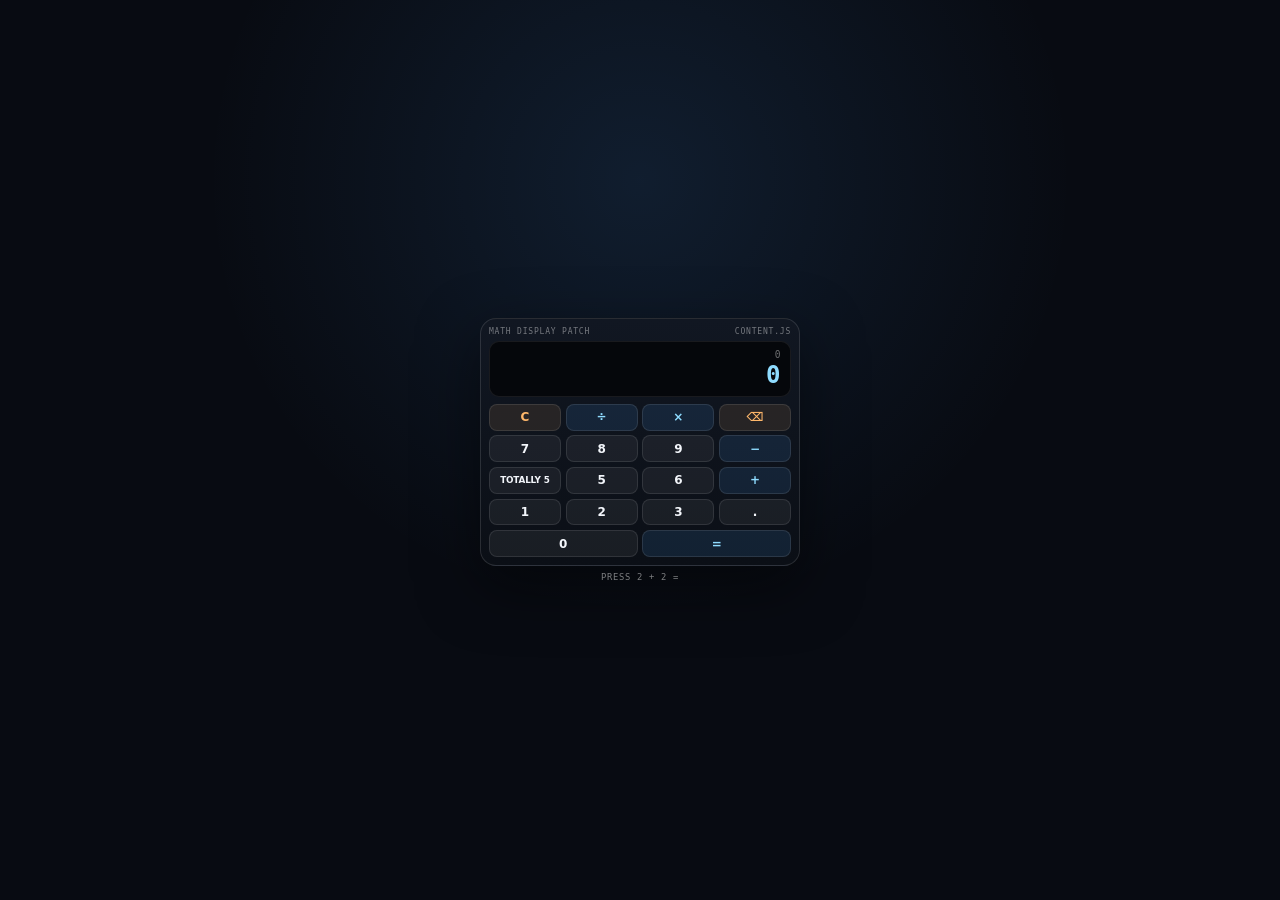
<file: demos/math-display-patch/index.html>
<!DOCTYPE html>
<html lang="en">
<head>
<meta charset="utf-8">
<meta name="viewport" content="width=device-width, initial-scale=1">
<meta name="color-scheme" content="dark">
<title>Math Display Patch — live demo</title>
<style>
  *, *::before, *::after { box-sizing: border-box; }
  html, body { height: 100%; }
  body {
    margin: 0;
    display: grid;
    place-items: center;
    overflow: hidden;
    background:
      radial-gradient(circle at 50% 20%, rgba(77, 163, 255, 0.12), transparent 45%),
      #080b12;
    color: #f3f6fb;
    font-family: system-ui, sans-serif;
  }

  .calc-demo {
    display: flex;
    flex-direction: column;
    align-items: center;
    justify-content: center;
    gap: 0.35rem;
    width: 100%;
    height: 100%;
    padding: 0.4rem;
  }

  .calc {
    width: min(100%, 320px);
    padding: 0.5rem;
    border: 1px solid rgba(255, 255, 255, 0.12);
    border-radius: 16px;
    background: linear-gradient(180deg, #111722, #0b0f16);
    box-shadow: 0 20px 60px rgba(0, 0, 0, 0.5);
  }

  .calc-top {
    display: flex;
    justify-content: space-between;
    gap: 0.5rem;
    margin-bottom: 0.3rem;
    color: rgba(255, 255, 255, 0.42);
    font-family: "JetBrains Mono", monospace;
    font-size: 0.5rem;
    letter-spacing: 0.1em;
    text-transform: uppercase;
  }

  .calc-screen {
    display: flex;
    flex-direction: column;
    justify-content: center;
    gap: 0.1rem;
    min-height: 3.2rem;
    padding: 0.4rem 0.6rem;
    overflow: hidden;
    border: 1px solid rgba(255, 255, 255, 0.08);
    border-radius: 10px;
    background: #05070b;
    text-align: right;
  }

  #expression {
    min-height: 1em;
    overflow: hidden;
    color: rgba(255, 255, 255, 0.42);
    font-family: "JetBrains Mono", monospace;
    font-size: 0.6rem;
    text-overflow: ellipsis;
    white-space: nowrap;
  }

  #result {
    min-height: 1.2em;
    overflow: hidden;
    color: #8fdcff;
    font-family: "JetBrains Mono", monospace;
    font-size: clamp(1rem, 4vw, 1.5rem);
    font-weight: 700;
    text-overflow: ellipsis;
    white-space: nowrap;
  }

  .calc-keys {
    display: grid;
    grid-template-columns: repeat(4, 1fr);
    gap: 0.3rem;
    margin-top: 0.4rem;
  }

  .key {
    padding: 0.4rem 0.2rem;
    border: 1px solid rgba(255, 255, 255, 0.1);
    border-radius: 8px;
    background: rgba(255, 255, 255, 0.06);
    color: #f3f6fb;
    font: inherit;
    font-size: 0.75rem;
    font-weight: 700;
    line-height: 1;
    cursor: pointer;
    transition: background 0.15s, transform 0.15s;
  }

  .key:hover { background: rgba(255, 255, 255, 0.12); }
  .key:active { transform: translateY(1px); }
  .key--op { color: #8fdcff; background: rgba(77, 163, 255, 0.12); }
  .key--action { color: #ffb86b; background: rgba(255, 184, 107, 0.1); }
  .key--wide { grid-column: span 2; }
  .key[data-value="4"] { font-size: 0.55rem; letter-spacing: -0.02em; }

  .calc-hint {
    margin: 0;
    color: rgba(255, 255, 255, 0.48);
    font-family: "JetBrains Mono", monospace;
    font-size: 0.55rem;
    letter-spacing: 0.08em;
    text-transform: uppercase;
  }

  @media (max-height: 270px) {
    .calc { padding: 0.35rem; }
    .calc-screen { min-height: 2.7rem; padding: 0.3rem 0.5rem; }
    .calc-keys { gap: 0.22rem; margin-top: 0.3rem; }
    .key { padding: 0.3rem 0.15rem; font-size: 0.65rem; }
    .calc-hint { font-size: 0.5rem; }
  }
</style>
</head>
<body>
<main class="calc-demo">
  <div class="calc">
    <div class="calc-top">
      <span>Math Display Patch</span>
      <span>content.js</span>
    </div>
    <div class="calc-screen" aria-live="polite">
      <span id="expression">0</span>
      <span id="result">0</span>
    </div>
    <div class="calc-keys">
      <button class="key key--action" type="button" data-value="C">C</button>
      <button class="key key--op" type="button" data-value="÷">÷</button>
      <button class="key key--op" type="button" data-value="×">×</button>
      <button class="key key--action" type="button" data-value="⌫" aria-label="Backspace">⌫</button>
      <button class="key" type="button" data-value="7">7</button>
      <button class="key" type="button" data-value="8">8</button>
      <button class="key" type="button" data-value="9">9</button>
      <button class="key key--op" type="button" data-value="−">−</button>
      <button class="key" type="button" data-value="4">4</button>
      <button class="key" type="button" data-value="5">5</button>
      <button class="key" type="button" data-value="6">6</button>
      <button class="key key--op" type="button" data-value="+">+</button>
      <button class="key" type="button" data-value="1">1</button>
      <button class="key" type="button" data-value="2">2</button>
      <button class="key" type="button" data-value="3">3</button>
      <button class="key" type="button" data-value=".">.</button>
      <button class="key key--wide" type="button" data-value="0">0</button>
      <button class="key key--wide key--op" type="button" data-value="=">=</button>
    </div>
  </div>
  <p class="calc-hint">Press 2 + 2 =</p>
</main>

<script>
  const expressionEl = document.getElementById('expression');
  const resultEl = document.getElementById('result');
  let expression = '';
  let result = '0';
  let justEvaluated = false;

  function updateDisplay() {
    expressionEl.textContent = expression || '0';
    resultEl.textContent = result;
  }

  function compute(value) {
    const safe = value.replace(/×/g, '*').replace(/÷/g, '/').replace(/−/g, '-');
    if (!/^[\d+\-*/.() ]+$/.test(safe)) return null;
    try {
      const answer = Function('"use strict"; return (' + safe + ')')();
      if (!Number.isFinite(answer)) return 'Error';
      return String(Math.round(answer * 1e10) / 1e10);
    } catch (error) {
      return null;
    }
  }

  function press(value) {
    if (value === 'C') {
      expression = '';
      result = '0';
      justEvaluated = false;
      updateDisplay();
      return;
    }

    if (value === '⌫') {
      expression = expression.slice(0, -1);
      updateDisplay();
      return;
    }

    if (value === '=') {
      const answer = compute(expression);
      if (answer !== null) {
        result = answer;
        justEvaluated = true;
      }
      updateDisplay();
      return;
    }

    if (justEvaluated && /^[\d.]$/.test(value)) expression = '';
    if (justEvaluated && /[+\-×÷−]/.test(value)) expression = result;
    justEvaluated = false;
    expression += value;
    updateDisplay();
  }

  document.querySelectorAll('.key').forEach(function (button) {
    button.addEventListener('click', function () {
      press(button.dataset.value);
    });
  });

  updateDisplay();
</script>
<script src="content.js"></script>
</body>
</html>
</file>
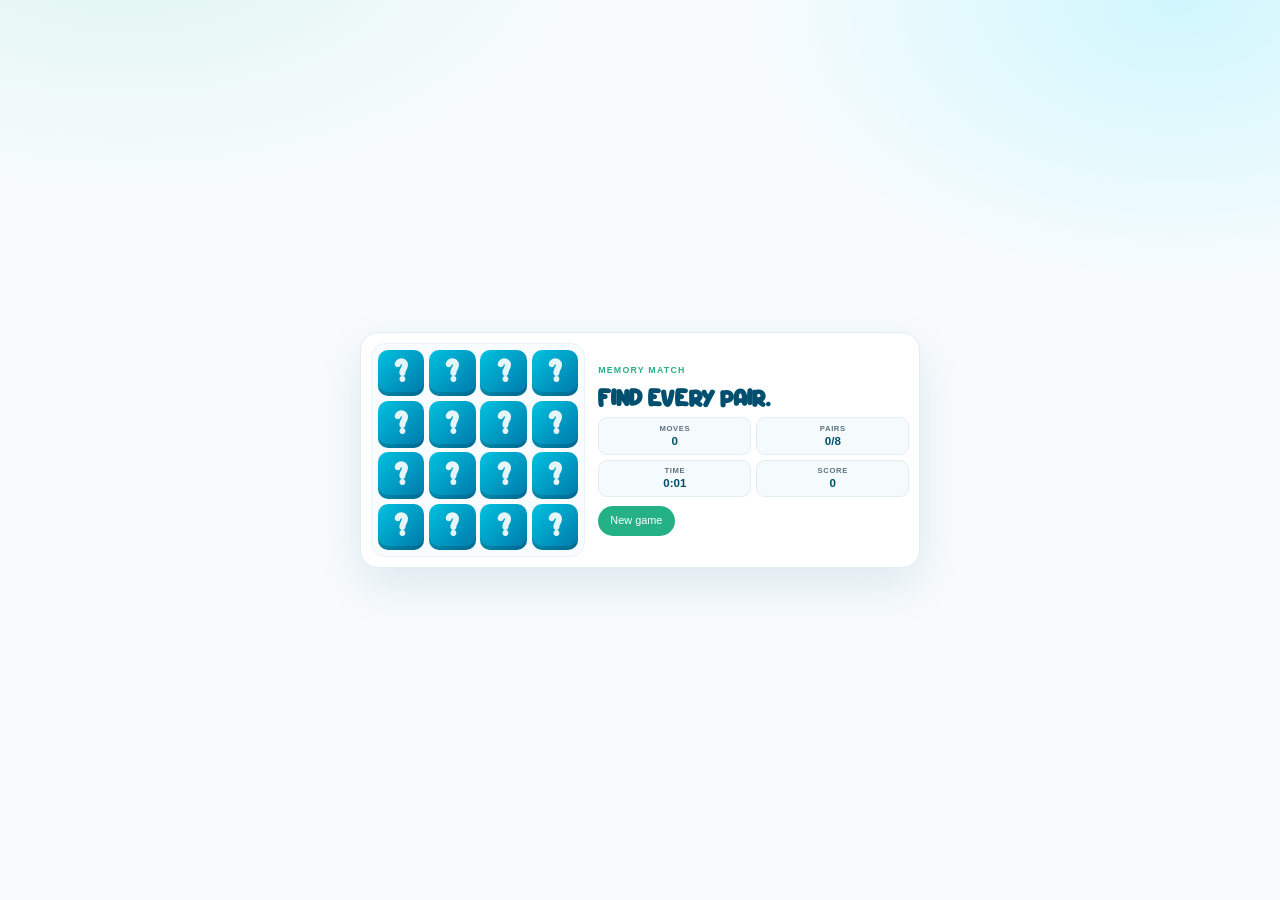
<file: demos/aholelottafun/memory.html>
<!DOCTYPE html>
<html lang="en">
<head>
<meta charset="utf-8">
<meta name="viewport" content="width=device-width, initial-scale=1">
<title>Memory Match — A Hole Lotta Fun</title>
<link rel="stylesheet" href="main.css">
<link rel="stylesheet" href="game.css">
<style>
  *, *::before, *::after { box-sizing: border-box; }
  html, body { height: 100%; }
  body.game-page { min-height: 100%; overflow: hidden; }
  .demo-game { height: 100svh; display: grid; place-items: center; padding: 0.5rem; }
  .demo-panel { width: 100%; max-width: 560px; padding: 0.6rem; border-radius: 18px; }
  .demo-layout { display: flex; align-items: center; gap: 0.8rem; }
  .demo-board-wrap { flex: 0 0 auto; margin: 0; padding: 0.4rem; border-radius: 14px; }
  .memory-grid { width: clamp(150px, 34vw, 200px); gap: 0.3rem; }
  .memory-card, .memory-inner, .memory-face { border-radius: 10px; }
  .memory-face { font-size: clamp(1rem, 4vw, 1.6rem); }
  .demo-side { display: flex; flex: 1; min-width: 0; flex-direction: column; gap: 0.55rem; }
  .demo-side .game-kicker { margin: 0; font-size: 0.55rem; }
  .demo-side h1 { margin: 0; font-size: clamp(0.9rem, 2.4vw, 1.25rem); color: var(--g-deep); }
  .demo-side .game-hud { display: grid; grid-template-columns: repeat(2, minmax(0, 1fr)); gap: 0.3rem; width: 100%; }
  .demo-side .game-stat { min-width: 0; padding: 0.3rem 0.4rem; border-radius: 9px; }
  .demo-side .game-stat small { font-size: 0.48rem; letter-spacing: 0.08em; }
  .demo-side .game-stat strong { font-size: 0.72rem; }
  .demo-side .btn { align-self: flex-start; padding: 0.35rem 0.7rem; font-size: 0.68rem; }
  .game-overlay { padding: 0.5rem; }
  .overlay-card { padding: 0.9rem; border-radius: 16px; }
  .overlay-card h2 { margin-bottom: 0.25rem; font-size: 1.1rem; }
  .overlay-card p { margin-bottom: 0.6rem; font-size: 0.72rem; }
  .overlay-kicker { font-size: 0.55rem !important; }
  .overlay-actions .btn { padding: 0.35rem 0.7rem; font-size: 0.68rem; }
  .toast { bottom: 0.6rem; padding: 0.4rem 0.8rem; font-size: 0.65rem; }
  @media (max-width: 420px) {
    .demo-layout { gap: 0.5rem; }
    .demo-panel { padding: 0.45rem; }
    .demo-board-wrap { padding: 0.3rem; }
    .memory-grid { gap: 0.22rem; }
    .demo-side h1 { font-size: 0.85rem; }
    .demo-side .game-stat { padding: 0.22rem 0.3rem; }
    .demo-side .game-stat strong { font-size: 0.65rem; }
  }
</style>
</head>
<body class="game-page accent-green" data-game-key="" data-logged-in="0" data-redirect="" data-just-logged-in="0">
<main class="demo-game">
  <section class="game-panel demo-panel">
    <div class="demo-layout">
      <div class="game-board-wrap demo-board-wrap">
        <div class="memory-grid" id="board" role="group" aria-label="Memory match board"></div>
      </div>
      <div class="demo-side">
        <p class="game-kicker">Memory Match</p>
        <h1>Find every pair.</h1>
        <div class="game-hud">
          <div class="game-stat"><small>Moves</small><strong id="moves">0</strong></div>
          <div class="game-stat"><small>Pairs</small><strong id="pairs">0/8</strong></div>
          <div class="game-stat"><small>Time</small><strong id="time">0:00</strong></div>
          <div class="game-stat"><small>Score</small><strong id="score">0</strong></div>
        </div>
        <button class="btn" id="newBtn" type="button">New game</button>
      </div>
    </div>
  </section>
</main>

<div class="game-overlay" id="overlay" hidden>
  <div class="overlay-card">
    <p class="overlay-kicker">Board cleared</p>
    <h2 id="overlayTitle">You found every pair!</h2>
    <p id="overlayText"></p>
    <div class="overlay-actions">
      <button class="btn" id="overlayBtn" type="button">Play again</button>
    </div>
  </div>
</div>
<div class="toast" id="toast" role="status" aria-live="polite"></div>

<script src="game-common.js"></script>
<script>
const SYMBOLS = [
        { symbol: '★', color: '#e59400' },
        { symbol: '●', color: '#0089d6' },
        { symbol: '▲', color: '#24b184' },
        { symbol: '◆', color: '#f254a4' },
        { symbol: '♥', color: '#e8457a' },
        { symbol: '♣', color: '#004f6e' },
        { symbol: '☀', color: '#f0a500' },
        { symbol: '☂', color: '#6a4bff' }
    ];

    const boardEl = document.getElementById('board');
    const movesEl = document.getElementById('moves');
    const pairsEl = document.getElementById('pairs');
    const timeEl = document.getElementById('time');
    const scoreEl = document.getElementById('score');
    const overlay = document.getElementById('overlay');
    const overlayTitle = document.getElementById('overlayTitle');
    const overlayText = document.getElementById('overlayText');

    let deck = [];
    let flipped = [];
    let matchedPairs = 0;
    let moves = 0;
    let seconds = 0;
    let score = 0;
    let lock = false;
    let finished = false;
    let timerId = null;

    function shuffle(items) {
        for (let i = items.length - 1; i > 0; i--) {
            const j = Math.floor(Math.random() * (i + 1));
            [items[i], items[j]] = [items[j], items[i]];
        }
        return items;
    }

    function buildDeck() {
        return shuffle(SYMBOLS.concat(SYMBOLS).map(function (item, index) {
            return { symbol: item.symbol, color: item.color, matched: false, id: index };
        }));
    }

    function formatTime(total) {
        const minutes = Math.floor(total / 60);
        const remaining = total % 60;
        return minutes + ':' + String(remaining).padStart(2, '0');
    }

    function updateHud() {
        movesEl.textContent = moves;
        pairsEl.textContent = matchedPairs + '/' + SYMBOLS.length;
        timeEl.textContent = formatTime(seconds);
        scoreEl.textContent = score;
    }

    function startTimer() {
        clearInterval(timerId);
        if (finished) return;
        timerId = setInterval(function () {
            seconds++;
            updateHud();
        }, 1000);
    }

    function render() {
        boardEl.innerHTML = '';
        deck.forEach(function (card, index) {
            const button = document.createElement('button');
            button.type = 'button';
            button.className = 'memory-card';
            button.dataset.index = index;

            const faceUp = flipped.indexOf(index) !== -1 || card.matched;
            if (faceUp) button.classList.add('is-flipped');
            if (card.matched) button.classList.add('is-matched');
            button.setAttribute('aria-label', faceUp ? 'Card showing ' + card.symbol : 'Hidden card');

            const inner = document.createElement('span');
            inner.className = 'memory-inner';

            const front = document.createElement('span');
            front.className = 'memory-face memory-front';

            const back = document.createElement('span');
            back.className = 'memory-face memory-back';
            back.style.color = card.color;
            back.textContent = card.symbol;

            inner.appendChild(front);
            inner.appendChild(back);
            button.appendChild(inner);
            button.addEventListener('click', function () { flip(index); });
            boardEl.appendChild(button);
        });
    }

    function flip(index) {
        if (lock || finished || flipped.indexOf(index) !== -1 || deck[index].matched) return;

        flipped.push(index);

        if (flipped.length === 2) {
            moves++;
            const first = flipped[0];
            const second = flipped[1];

            if (deck[first].symbol === deck[second].symbol) {
                deck[first].matched = true;
                deck[second].matched = true;
                matchedPairs++;
                flipped = [];
                score = matchedPairs * 100;
                updateHud();
                render();
                if (matchedPairs === SYMBOLS.length) finish();
            } else {
                lock = true;
                updateHud();
                render();
                setTimeout(function () {
                    flipped = [];
                    lock = false;
                    render();
                }, 760);
            }
        } else {
            render();
        }
    }

    function finish() {
        finished = true;
        clearInterval(timerId);
        score = matchedPairs * 100 + Math.max(0, 300 - moves * 10) + Math.max(0, 240 - seconds * 2);
        updateHud();
        render();
        showOverlay('You found every pair!', 'Cleared in ' + moves + ' moves and ' + formatTime(seconds) + '. Final score: ' + score + '.');
        if (AHLF.loggedIn) AHLF.saveProgress(getState());
    }

    function getState() {
        return {
            deck: deck.map(function (card) {
                return { symbol: card.symbol, color: card.color, matched: card.matched };
            }),
            moves: moves,
            seconds: seconds,
            matchedPairs: matchedPairs,
            score: score,
            finished: finished
        };
    }

    function applyState(progress) {
        if (!progress || !Array.isArray(progress.deck) || progress.deck.length !== SYMBOLS.length * 2) {
            AHLF.showToast('That save could not be read');
            return;
        }

        clearInterval(timerId);
        deck = progress.deck.map(function (card, index) {
            return {
                symbol: String(card.symbol || '?'),
                color: String(card.color || '#004f6e'),
                matched: Boolean(card.matched),
                id: index
            };
        });
        flipped = [];
        lock = false;
        matchedPairs = Number(progress.matchedPairs) || 0;
        moves = Number(progress.moves) || 0;
        seconds = Number(progress.seconds) || 0;
        score = Number(progress.score) || 0;
        finished = Boolean(progress.finished);

        updateHud();
        render();
        hideOverlay();
        if (finished) {
            showOverlay('Board cleared', 'Final score: ' + score + '.');
        } else {
            startTimer();
        }
    }

    function showOverlay(title, text) {
        overlayTitle.textContent = title;
        overlayText.textContent = text;
        overlay.hidden = false;
    }

    function hideOverlay() {
        overlay.hidden = true;
    }

    function startGame() {
        clearInterval(timerId);
        deck = buildDeck();
        flipped = [];
        matchedPairs = 0;
        moves = 0;
        seconds = 0;
        score = 0;
        lock = false;
        finished = false;
        hideOverlay();
        updateHud();
        render();
        startTimer();
    }

    document.getElementById('newBtn').addEventListener('click', startGame);
    document.getElementById('overlayBtn').addEventListener('click', startGame);

    AHLF.bindSaveLoad(getState, applyState);
    AHLF.fetchWorldHigh();
    AHLF.onJustLoggedIn(async function () {
        const progress = await AHLF.loadProgress();
        if (progress) applyState(progress);
    });

    startGame();
</script>
</body>
</html>
</file>
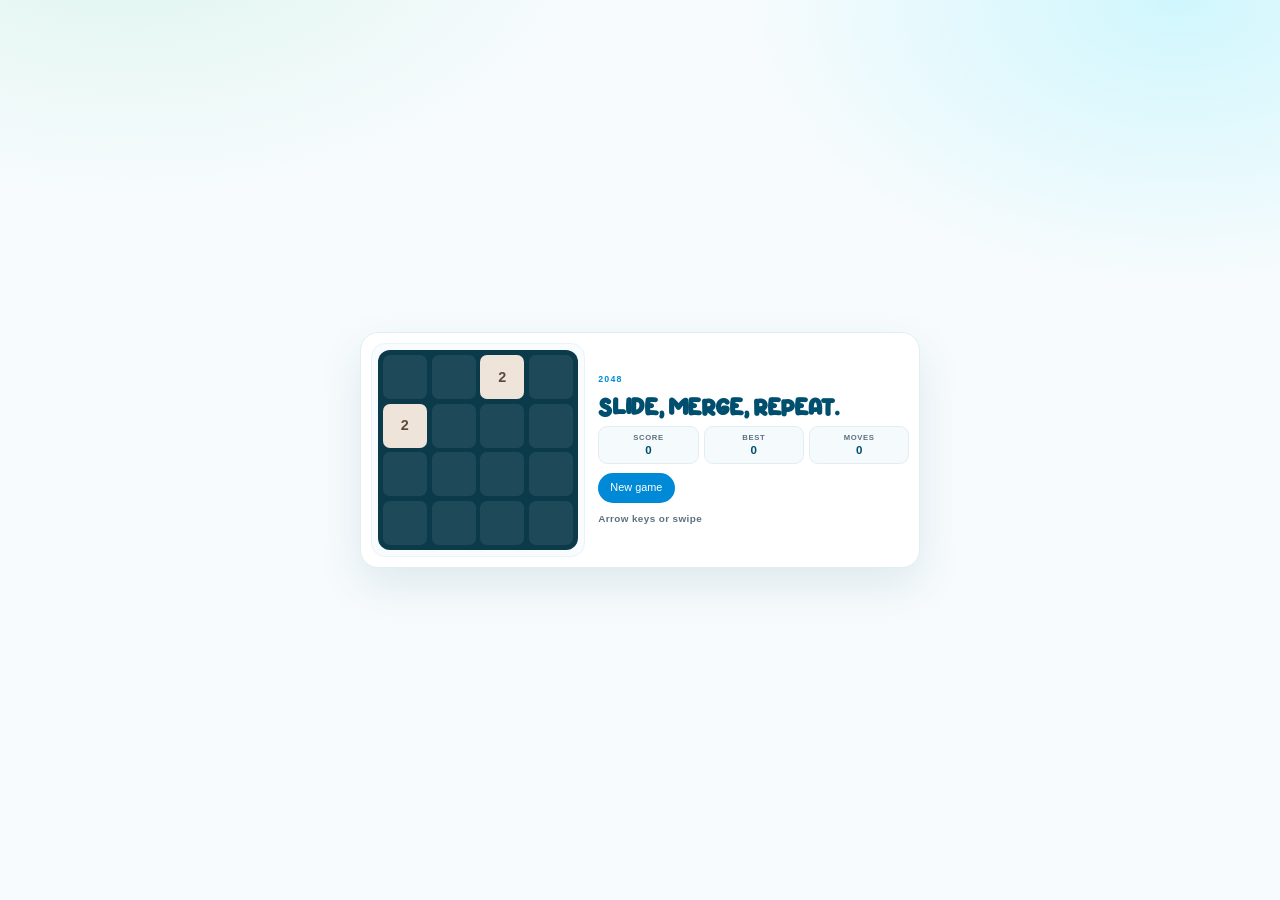
<file: demos/aholelottafun/twenty48.html>
<!DOCTYPE html>
<html lang="en">
<head>
<meta charset="utf-8">
<meta name="viewport" content="width=device-width, initial-scale=1">
<title>2048 — A Hole Lotta Fun</title>
<link rel="stylesheet" href="main.css">
<link rel="stylesheet" href="game.css">
<style>
  *, *::before, *::after { box-sizing: border-box; }
  html, body { height: 100%; }
  body.game-page { min-height: 100%; overflow: hidden; }
  .demo-game { height: 100svh; display: grid; place-items: center; padding: 0.5rem; }
  .demo-panel { width: 100%; max-width: 560px; padding: 0.6rem; border-radius: 18px; }
  .demo-layout { display: flex; align-items: center; gap: 0.8rem; }
  .demo-board-wrap { flex: 0 0 auto; margin: 0; padding: 0.4rem; border-radius: 14px; }
  .board-2048 { width: clamp(150px, 34vw, 200px); gap: 0.3rem; padding: 0.3rem; border-radius: 12px; }
  .cell-2048, .tile-2048 { border-radius: 7px; }
  .tile-2048 { font-size: clamp(0.55rem, 2.2vw, 0.9rem); }
  .demo-side { display: flex; flex: 1; min-width: 0; flex-direction: column; gap: 0.55rem; }
  .demo-side .game-kicker { margin: 0; font-size: 0.55rem; }
  .demo-side h1 { margin: 0; font-size: clamp(0.9rem, 2.4vw, 1.25rem); color: var(--g-deep); }
  .demo-side .game-hud { display: grid; grid-template-columns: repeat(3, minmax(0, 1fr)); gap: 0.3rem; width: 100%; }
  .demo-side .game-stat { min-width: 0; padding: 0.3rem 0.4rem; border-radius: 9px; }
  .demo-side .game-stat small { font-size: 0.48rem; letter-spacing: 0.08em; }
  .demo-side .game-stat strong { font-size: 0.72rem; }
  .demo-side .btn { align-self: flex-start; padding: 0.35rem 0.7rem; font-size: 0.68rem; }
  .demo-hint { margin: 0; color: var(--g-muted); font-size: 0.62rem; font-weight: 700; letter-spacing: 0.04em; }
  .game-overlay { padding: 0.5rem; }
  .overlay-card { padding: 0.9rem; border-radius: 16px; }
  .overlay-card h2 { margin-bottom: 0.25rem; font-size: 1.1rem; }
  .overlay-card p { margin-bottom: 0.6rem; font-size: 0.72rem; }
  .overlay-kicker { font-size: 0.55rem !important; }
  .overlay-actions .btn { padding: 0.35rem 0.7rem; font-size: 0.68rem; }
  .toast { bottom: 0.6rem; padding: 0.4rem 0.8rem; font-size: 0.65rem; }
  @media (max-width: 420px) {
    .demo-layout { gap: 0.5rem; }
    .demo-panel { padding: 0.45rem; }
    .demo-board-wrap { padding: 0.3rem; }
    .board-2048 { gap: 0.22rem; padding: 0.22rem; }
    .demo-side h1 { font-size: 0.85rem; }
    .demo-side .game-stat { padding: 0.22rem 0.3rem; }
    .demo-side .game-stat strong { font-size: 0.65rem; }
  }
</style>
</head>
<body class="game-page accent-sky" data-game-key="" data-logged-in="0" data-redirect="" data-just-logged-in="0">
<main class="demo-game">
  <section class="game-panel demo-panel">
    <div class="demo-layout">
      <div class="game-board-wrap demo-board-wrap">
        <div class="board-2048" id="board" role="group" aria-label="2048 game board" tabindex="0"></div>
      </div>
      <div class="demo-side">
        <p class="game-kicker">2048</p>
        <h1>Slide, merge, repeat.</h1>
        <div class="game-hud">
          <div class="game-stat"><small>Score</small><strong id="score">0</strong></div>
          <div class="game-stat"><small>Best</small><strong id="best">0</strong></div>
          <div class="game-stat"><small>Moves</small><strong id="moves">0</strong></div>
        </div>
        <button class="btn" id="newBtn" type="button">New game</button>
        <p class="demo-hint">Arrow keys or swipe</p>
      </div>
    </div>
  </section>
</main>

<div class="game-overlay" id="overlay" hidden>
  <div class="overlay-card">
    <p class="overlay-kicker">No moves left</p>
    <h2 id="overlayTitle">The board is full.</h2>
    <p id="overlayText"></p>
    <div class="overlay-actions">
      <button class="btn" id="overlayBtn" type="button">Play again</button>
    </div>
  </div>
</div>
<div class="toast" id="toast" role="status" aria-live="polite"></div>

<script src="game-common.js"></script>
<script>
const boardEl = document.getElementById('board');
    const scoreEl = document.getElementById('score');
    const bestEl = document.getElementById('best');
    const movesEl = document.getElementById('moves');
    const overlay = document.getElementById('overlay');
    const overlayTitle = document.getElementById('overlayTitle');
    const overlayText = document.getElementById('overlayText');

    let grid = [];
    let score = 0;
    let best = readBest();
    let moves = 0;
    let won = false;
    let gameOver = false;
    let swipeStart = null;

    function readBest() {
        try {
            return Number(localStorage.getItem('ahlf_2048_best')) || 0;
        } catch (error) {
            return 0;
        }
    }

    function writeBest(value) {
        try {
            localStorage.setItem('ahlf_2048_best', String(value));
        } catch (error) {
            /* Local storage is optional. */
        }
    }

    function emptyGrid() {
        return [
            [0, 0, 0, 0],
            [0, 0, 0, 0],
            [0, 0, 0, 0],
            [0, 0, 0, 0]
        ];
    }

    function addRandomTile() {
        const empty = [];
        for (let row = 0; row < 4; row++) {
            for (let col = 0; col < 4; col++) {
                if (grid[row][col] === 0) empty.push({ row: row, col: col });
            }
        }
        if (!empty.length) return;
        const spot = empty[Math.floor(Math.random() * empty.length)];
        grid[spot.row][spot.col] = Math.random() < 0.9 ? 2 : 4;
    }

    function updateHud() {
        if (score > best) {
            best = score;
            writeBest(best);
        }
        scoreEl.textContent = score;
        bestEl.textContent = best;
        movesEl.textContent = moves;
    }

    function tileClass(value) {
        return value > 2048 ? 'tile-2048 v-super' : 'tile-2048 v' + value;
    }

    function render() {
        boardEl.innerHTML = '';
        for (let row = 0; row < 4; row++) {
            for (let col = 0; col < 4; col++) {
                const cell = document.createElement('div');
                cell.className = 'cell-2048';
                const value = grid[row][col];
                if (value) {
                    const tile = document.createElement('div');
                    tile.className = tileClass(value);
                    tile.textContent = value;
                    cell.appendChild(tile);
                }
                boardEl.appendChild(cell);
            }
        }
    }

    function slide(row) {
        const values = row.filter(function (value) { return value !== 0; });
        const result = [];

        for (let i = 0; i < values.length; i++) {
            if (i + 1 < values.length && values[i] === values[i + 1]) {
                const merged = values[i] * 2;
                result.push(merged);
                score += merged;
                i++;
            } else {
                result.push(values[i]);
            }
        }

        while (result.length < 4) result.push(0);
        return result;
    }

    function move(direction) {
        if (gameOver) return;

        let moved = false;
        const scoreBefore = score;

        if (direction === 'left' || direction === 'right') {
            for (let row = 0; row < 4; row++) {
                const original = grid[row].slice();
                let line = grid[row].slice();
                if (direction === 'right') line.reverse();
                let merged = slide(line);
                if (direction === 'right') merged.reverse();
                if (merged.join(',') !== original.join(',')) moved = true;
                grid[row] = merged;
            }
        } else {
            for (let col = 0; col < 4; col++) {
                const original = [grid[0][col], grid[1][col], grid[2][col], grid[3][col]];
                let line = original.slice();
                if (direction === 'down') line.reverse();
                let merged = slide(line);
                if (direction === 'down') merged.reverse();
                if (merged.join(',') !== original.join(',')) moved = true;
                for (let row = 0; row < 4; row++) grid[row][col] = merged[row];
            }
        }

        if (!moved) {
            score = scoreBefore;
            return;
        }

        moves++;
        addRandomTile();
        updateHud();
        render();

        if (!won && grid.some(function (row) { return row.indexOf(2048) !== -1; })) {
            won = true;
            AHLF.showToast('2048! Keep going for a higher score');
        }

        if (isGameOver()) endGame();
    }

    function isGameOver() {
        for (let row = 0; row < 4; row++) {
            for (let col = 0; col < 4; col++) {
                if (grid[row][col] === 0) return false;
                if (col < 3 && grid[row][col] === grid[row][col + 1]) return false;
                if (row < 3 && grid[row][col] === grid[row + 1][col]) return false;
            }
        }
        return true;
    }

    function endGame() {
        gameOver = true;
        overlayTitle.textContent = score > 0 ? 'The board is full.' : 'No moves left.';
        overlayText.textContent = 'You scored ' + score + ' points in ' + moves + ' moves.';
        overlay.hidden = false;
        if (AHLF.loggedIn) AHLF.saveProgress(getState());
    }

    function newGame() {
        grid = emptyGrid();
        score = 0;
        moves = 0;
        won = false;
        gameOver = false;
        overlay.hidden = true;
        addRandomTile();
        addRandomTile();
        updateHud();
        render();
    }

    function getState() {
        return {
            grid: grid.map(function (row) { return row.slice(); }),
            score: score,
            moves: moves,
            won: won
        };
    }

    function applyState(progress) {
        if (!progress || !Array.isArray(progress.grid) || progress.grid.length !== 4) {
            AHLF.showToast('That save could not be read');
            return;
        }

        const next = progress.grid.map(function (row) {
            if (!Array.isArray(row) || row.length !== 4) return null;
            return row.map(function (value) { return Number(value) || 0; });
        });

        if (next.some(function (row) { return row === null; })) {
            AHLF.showToast('That save could not be read');
            return;
        }

        grid = next;
        score = Number(progress.score) || 0;
        moves = Number(progress.moves) || 0;
        won = Boolean(progress.won);
        gameOver = false;
        overlay.hidden = true;
        updateHud();
        render();
        if (isGameOver()) endGame();
    }

    document.addEventListener('keydown', function (event) {
        const key = event.key;
        if (key === 'ArrowLeft' || key === 'a' || key === 'A') {
            move('left');
            event.preventDefault();
        } else if (key === 'ArrowRight' || key === 'd' || key === 'D') {
            move('right');
            event.preventDefault();
        } else if (key === 'ArrowUp' || key === 'w' || key === 'W') {
            move('up');
            event.preventDefault();
        } else if (key === 'ArrowDown' || key === 's' || key === 'S') {
            move('down');
            event.preventDefault();
        }
    });

    boardEl.addEventListener('pointerdown', function (event) {
        swipeStart = { x: event.clientX, y: event.clientY };
    });

    boardEl.addEventListener('pointerup', function (event) {
        if (!swipeStart) return;
        const dx = event.clientX - swipeStart.x;
        const dy = event.clientY - swipeStart.y;
        swipeStart = null;
        if (Math.max(Math.abs(dx), Math.abs(dy)) < 24) return;

        if (Math.abs(dx) > Math.abs(dy)) {
            move(dx > 0 ? 'right' : 'left');
        } else {
            move(dy > 0 ? 'down' : 'up');
        }
    });

    boardEl.addEventListener('pointercancel', function () {
        swipeStart = null;
    });

    document.getElementById('newBtn').addEventListener('click', newGame);
    document.getElementById('overlayBtn').addEventListener('click', newGame);

    AHLF.bindSaveLoad(getState, applyState);
    AHLF.fetchWorldHigh();
    AHLF.onJustLoggedIn(async function () {
        const progress = await AHLF.loadProgress();
        if (progress) applyState(progress);
    });

    newGame();
</script>
</body>
</html>
</file>
<file: demos/aholelottafun/main.css>
h1,h2,h3,h4,h5,h6,label,a {
    font-family: Happy Chicken, Arial, sans-serif !important;
}

/* Brand color styles */
.brand-greenText {
    color: #72dfb1 !important;
}

.brand-pinkText {
    color: #ff69b4 !important;
}

.brand-orangeText {
    color: #ffaa00 !important;
}

.brand-blueText {
    color: #00e1ff !important;
}

/* Navbar styles */
nav {
    background-color: #ffffff;
    box-shadow: 0 2px 4px rgba(0, 0, 0, 0.1);
    display: flex;
    justify-content: space-between;
    align-items: center;
}

.logo {
    vertical-align: middle;
}

#title {
    margin: 0;
    padding-left: 10px;
}

.auth-links {
    display: flex;
    justify-content: flex-end;
    align-items: center;
}

.auth-links a {
    margin-left: 10px;
}

@font-face {
    font-family: "Happy Chicken";
    src: url("img/fonts/Happy%20Chicken.ttf") format("truetype");
}

body {
    font-family: Happy Chicken, Arial, sans-serif !important;
    margin: 0;
    padding: 0;
    background-color: #f0f0f0;
}

.homeContainter {
    text-align: center;
    position: relative;
    display: inline;
    top: -130px;
    text-decoration: none;
}

.homeContainterTop {
    text-align: center;
    position: relative;
    display: inline;
    text-decoration: none;    
}

.loginbutton {
    text-align: center; color: #004f6e; cursor: pointer; display: flex; align-items: center; justify-content: center; font-size: 24px; font-weight: bold; text-decoration: none;
}
</file>
<file: demos/aholelottafun/game.css>
:root {
    --g-ink: #0b2a3a;
    --g-deep: #004f6e;
    --g-muted: #5b7180;
    --g-bg: #f7fbfd;
    --g-line: #e2edf2;
    --g-card: #ffffff;
    --g-green: #72dfb1;
    --g-pink: #ff69b4;
    --g-orange: #ffaa00;
    --g-blue: #00e1ff;
    --g-violet: #7c5cff;
    --g-sky: #00a8ff;
    --g-shadow: 0 18px 45px rgba(0, 79, 110, 0.10);
}

body.game-page {
    margin: 0;
    color: var(--g-ink);
    background: var(--g-bg);
    background-image:
        radial-gradient(800px 480px at 10% -10%, rgba(114, 223, 177, 0.20), transparent 60%),
        radial-gradient(700px 460px at 92% 0%, rgba(0, 225, 255, 0.16), transparent 62%);
    font-family: "Trebuchet MS", "Segoe UI", Arial, sans-serif !important;
    line-height: 1.55;
    min-height: 100vh;
}

body.game-page h1,
body.game-page h2,
body.game-page h3 {
    font-family: "Happy Chicken", "Trebuchet MS", Arial, sans-serif !important;
    line-height: 1.1;
}

body.game-page a { color: inherit; text-decoration: none; }
body.game-page button { font: inherit; }

.game-wrap {
    width: min(1180px, calc(100% - 2rem));
    margin: 0 auto;
}

.game-topbar {
    position: sticky;
    top: 0;
    z-index: 40;
    background: rgba(255, 255, 255, 0.9);
    backdrop-filter: blur(16px);
    -webkit-backdrop-filter: blur(16px);
    border-bottom: 1px solid var(--g-line);
}

.game-topbar-inner {
    display: flex;
    align-items: center;
    justify-content: space-between;
    gap: 1rem;
    min-height: 70px;
    padding: 0.45rem 0;
}

.game-brand {
    display: flex;
    align-items: center;
    gap: 0.65rem;
    min-width: 0;
}

.game-brand img { width: 46px; height: auto; }

.game-brand span {
    font-family: "Happy Chicken", "Trebuchet MS", Arial, sans-serif;
    color: var(--g-deep);
    font-size: 1.05rem;
    white-space: nowrap;
}

.game-topbar-actions {
    display: flex;
    align-items: center;
    gap: 0.4rem;
    flex-wrap: wrap;
    justify-content: flex-end;
}

.game-pill {
    padding: 0.42rem 0.8rem;
    border-radius: 999px;
    border: 1px solid var(--g-line);
    background: #fff;
    color: var(--g-muted);
    font-size: 0.8rem;
    font-weight: 700;
    transition: color 0.2s, border-color 0.2s, background 0.2s;
}

.game-pill:hover { color: var(--g-deep); border-color: #b9d9e4; background: #f4fbfd; }

.game-pill--accent {
    background: var(--g-deep);
    border-color: var(--g-deep);
    color: #fff;
}

.game-pill--accent:hover { background: #00688f; color: #fff; }

.game-user {
    font-size: 0.78rem;
    color: var(--g-muted);
    white-space: nowrap;
}

.game-shell {
    display: grid;
    grid-template-columns: minmax(0, 1fr) 300px;
    gap: 1.2rem;
    padding: 1.8rem 0 3rem;
    align-items: start;
}

.game-panel {
    background: var(--g-card);
    border: 1px solid var(--g-line);
    border-radius: 26px;
    padding: 1.5rem;
    box-shadow: var(--g-shadow);
}

.game-panel-head {
    display: flex;
    align-items: flex-start;
    justify-content: space-between;
    gap: 1.2rem;
    flex-wrap: wrap;
}

.game-kicker {
    margin: 0 0 0.2rem;
    color: var(--accent, var(--g-deep));
    font-size: 0.68rem;
    font-weight: 800;
    letter-spacing: 0.14em;
    text-transform: uppercase;
}

.game-panel-head h1 {
    margin: 0;
    font-size: clamp(1.6rem, 3.4vw, 2.2rem);
    color: var(--g-deep);
}

.game-sub {
    margin: 0.35rem 0 0;
    color: var(--g-muted);
    font-size: 0.88rem;
}

.game-hud {
    display: flex;
    flex-wrap: wrap;
    gap: 0.45rem;
}

.game-stat {
    min-width: 76px;
    padding: 0.5rem 0.7rem;
    border-radius: 13px;
    background: #f5fbfd;
    border: 1px solid var(--g-line);
    text-align: center;
}

.game-stat small {
    display: block;
    font-size: 0.6rem;
    letter-spacing: 0.12em;
    text-transform: uppercase;
    color: var(--g-muted);
    font-weight: 700;
}

.game-stat strong {
    display: block;
    font-size: 1.1rem;
    color: var(--g-deep);
    line-height: 1.2;
}

.game-board-wrap {
    display: grid;
    place-items: center;
    margin: 1.4rem 0 1.2rem;
    padding: 1.1rem;
    border-radius: 20px;
    background: #f8fcfe;
    border: 1px solid #eaf3f7;
}

.game-controls {
    display: flex;
    justify-content: center;
    flex-wrap: wrap;
    gap: 0.55rem;
}

.btn {
    display: inline-flex;
    align-items: center;
    justify-content: center;
    gap: 0.4rem;
    padding: 0.62rem 1.05rem;
    border-radius: 999px;
    border: 1px solid transparent;
    background: var(--accent, var(--g-deep));
    color: #fff;
    font-weight: 800;
    font-size: 0.86rem;
    cursor: pointer;
    transition: transform 0.2s, box-shadow 0.2s, background 0.2s, border-color 0.2s;
}

.btn:hover { transform: translateY(-2px); box-shadow: 0 10px 22px rgba(0, 79, 110, 0.18); }
.btn:active { transform: translateY(0); }

.btn--ghost {
    background: #fff;
    border-color: var(--g-line);
    color: var(--g-deep);
}

.btn--ghost:hover { background: #f4fbfd; border-color: #b9d9e4; }

.btn--dark { background: var(--g-deep); }
.btn--block { width: 100%; }
.btn:disabled { opacity: 0.5; cursor: not-allowed; transform: none; box-shadow: none; }

.game-side {
    display: grid;
    gap: 0.9rem;
}

.side-card {
    background: #fff;
    border: 1px solid var(--g-line);
    border-radius: 20px;
    padding: 1.1rem 1.15rem;
    box-shadow: 0 10px 26px rgba(0, 79, 110, 0.05);
}

.side-card h2 {
    margin: 0 0 0.45rem;
    font-size: 1.05rem;
    color: var(--g-deep);
}

.side-card p {
    margin: 0;
    color: var(--g-muted);
    font-size: 0.84rem;
}

.side-card ul {
    margin: 0.5rem 0 0;
    padding-left: 1.05rem;
    color: var(--g-muted);
    font-size: 0.82rem;
}

.side-card li { margin-bottom: 0.3rem; }

.big-stat {
    font-family: "Happy Chicken", "Trebuchet MS", Arial, sans-serif;
    font-size: 2.1rem;
    color: var(--accent, var(--g-deep));
    line-height: 1;
    margin: 0.2rem 0 0.5rem !important;
}

.mini-board {
    list-style: none;
    margin: 0.5rem 0 0;
    padding: 0;
    display: grid;
    gap: 0.35rem;
}

.mini-board li {
    display: flex;
    align-items: center;
    justify-content: space-between;
    gap: 0.8rem;
    padding: 0.38rem 0.55rem;
    border-radius: 9px;
    background: #f7fbfd;
    font-size: 0.78rem;
    color: var(--g-muted);
}

.mini-board strong { color: var(--g-deep); }
.mini-board .muted { justify-content: center; font-style: italic; }

.toast {
    position: fixed;
    left: 50%;
    bottom: 1.4rem;
    transform: translate(-50%, 18px);
    opacity: 0;
    pointer-events: none;
    background: #0b2a3a;
    color: #fff;
    padding: 0.68rem 1.15rem;
    border-radius: 999px;
    font-size: 0.84rem;
    font-weight: 700;
    box-shadow: 0 16px 36px rgba(0, 0, 0, 0.28);
    transition: opacity 0.24s, transform 0.24s;
    z-index: 200;
}

.toast.is-visible { opacity: 1; transform: translate(-50%, 0); }

.game-overlay {
    position: fixed;
    inset: 0;
    z-index: 150;
    display: grid;
    place-items: center;
    padding: 1.2rem;
    background: rgba(6, 27, 38, 0.55);
    backdrop-filter: blur(5px);
    -webkit-backdrop-filter: blur(5px);
}

.game-overlay[hidden] { display: none; }

.overlay-card {
    width: min(400px, 100%);
    background: #fff;
    border-radius: 26px;
    padding: 2rem 1.8rem;
    text-align: center;
    box-shadow: 0 30px 80px rgba(0, 0, 0, 0.3);
}

.overlay-card h2 {
    margin: 0 0 0.5rem;
    font-size: 1.8rem;
    color: var(--g-deep);
}

.overlay-card p {
    margin: 0 0 1.2rem;
    color: var(--g-muted);
    font-size: 0.9rem;
}

.overlay-kicker {
    margin: 0 0 0.3rem !important;
    color: var(--accent, var(--g-deep)) !important;
    font-size: 0.68rem !important;
    font-weight: 800;
    letter-spacing: 0.14em;
    text-transform: uppercase;
}

.overlay-actions {
    display: flex;
    justify-content: center;
    flex-wrap: wrap;
    gap: 0.5rem;
}

.memory-grid {
    display: grid;
    grid-template-columns: repeat(4, minmax(0, 1fr));
    gap: 0.65rem;
    width: min(100%, 460px);
}

.memory-card {
    aspect-ratio: 1;
    padding: 0;
    border: none;
    background: transparent;
    perspective: 800px;
    cursor: pointer;
}

.memory-inner {
    position: relative;
    display: block;
    width: 100%;
    height: 100%;
    transform-style: preserve-3d;
    transition: transform 0.42s ease;
    border-radius: 16px;
}

.memory-card.is-flipped .memory-inner,
.memory-card.is-matched .memory-inner {
    transform: rotateY(180deg);
}

.memory-face {
    position: absolute;
    inset: 0;
    display: grid;
    place-items: center;
    border-radius: 16px;
    backface-visibility: hidden;
    -webkit-backface-visibility: hidden;
    font-size: clamp(1.5rem, 5vw, 2.3rem);
    font-weight: 800;
}

.memory-front {
    background: linear-gradient(135deg, #00c2e0, #0077a8);
    color: #fff;
    box-shadow: inset 0 -4px 0 rgba(0, 0, 0, 0.14);
}

.memory-front::after {
    content: "?";
    font-family: "Happy Chicken", "Trebuchet MS", Arial, sans-serif;
    opacity: 0.9;
}

.memory-back {
    background: #fff;
    border: 2px solid var(--g-line);
    transform: rotateY(180deg);
}

.memory-card.is-matched .memory-back {
    background: #e6faf2;
    border-color: var(--g-green);
    opacity: 0.82;
}

.memory-card.is-matched { cursor: default; }

.whack-board {
    width: min(100%, 460px);
    padding: 1rem;
    border-radius: 24px;
    background: linear-gradient(160deg, #8fe6bd, #3fbd8a 60%, #24996b);
    box-shadow: inset 0 0 40px rgba(0, 60, 35, 0.18);
}

.whack-grid {
    display: grid;
    grid-template-columns: repeat(3, minmax(0, 1fr));
    gap: 0.7rem;
}

.hole {
    position: relative;
    aspect-ratio: 1.08;
    padding: 0;
    border: none;
    background: transparent;
    cursor: pointer;
    overflow: hidden;
    border-radius: 50% 50% 44% 44%;
    -webkit-tap-highlight-color: transparent;
}

.hole::before {
    content: "";
    position: absolute;
    left: 7%;
    right: 7%;
    bottom: 7%;
    height: 40%;
    border-radius: 50%;
    background: radial-gradient(ellipse at 50% 32%, #123c2a, #06180f 75%);
    box-shadow: inset 0 8px 16px rgba(0, 0, 0, 0.65);
}

.mole {
    position: absolute;
    left: 23%;
    right: 23%;
    bottom: 14%;
    height: 60%;
    display: block;
    border-radius: 50% 50% 44% 44%;
    background: linear-gradient(180deg, #c08a58, #7d4f2b);
    transform: translateY(115%);
    transition: transform 0.15s ease-out;
    box-shadow: inset 0 -6px 0 rgba(0, 0, 0, 0.18);
}

.hole.is-up .mole { transform: translateY(0); }

.mole-eye {
    position: absolute;
    top: 28%;
    width: 9%;
    height: 13%;
    border-radius: 50%;
    background: #20120a;
}

.mole-eye:first-child { left: 27%; }
.mole-eye:nth-child(2) { right: 27%; }

.mole-nose {
    position: absolute;
    top: 45%;
    left: 44%;
    width: 12%;
    height: 9%;
    border-radius: 50%;
    background: #ff9aa8;
}

.whack-pop {
    position: absolute;
    z-index: 5;
    color: #fff;
    font-weight: 800;
    font-size: 0.85rem;
    pointer-events: none;
    animation: whack-rise 0.55s ease-out forwards;
    text-shadow: 0 2px 6px rgba(0, 0, 0, 0.25);
}

@keyframes whack-rise {
    from { transform: translate(-50%, 0); opacity: 1; }
    to { transform: translate(-50%, -32px); opacity: 0; }
}

.breakout-canvas {
    display: block;
    width: 100%;
    max-width: 640px;
    aspect-ratio: 640 / 420;
    background: #06131c;
    border: 2px solid #d8ecf3;
    border-radius: 18px;
    touch-action: none;
    box-shadow: inset 0 0 40px rgba(0, 225, 255, 0.08);
}

.board-2048 {
    display: grid;
    margin: 0 auto;
    grid-template-columns: repeat(4, minmax(0, 1fr));
    grid-template-rows: repeat(4, minmax(0, 1fr));
    gap: 0.55rem;
    width: min(100%, 440px);
    aspect-ratio: 1;
    padding: 0.55rem;
    border-radius: 18px;
    background: #0b3a4a;
    touch-action: none;
}

.cell-2048 {
    position: relative;
    display: grid;
    place-items: center;
    border-radius: 10px;
    background: rgba(255, 255, 255, 0.08);
}

.tile-2048 {
    width: 100%;
    height: 100%;
    display: grid;
    place-items: center;
    border-radius: 10px;
    background: #eee4da;
    color: #5b4a3a;
    font-weight: 800;
    font-size: clamp(0.8rem, 3.5vw, 1.45rem);
    animation: tile-pop 0.14s ease-out;
}

@keyframes tile-pop {
    from { transform: scale(0.7); opacity: 0.5; }
    to { transform: scale(1); opacity: 1; }
}

.v2 { background: #eee4da; }
.v4 { background: #ede0c8; }
.v8 { background: #f2b179; color: #fff; }
.v16 { background: #f59563; color: #fff; }
.v32 { background: #f67c5f; color: #fff; }
.v64 { background: #f65e3b; color: #fff; }
.v128 { background: #edcf72; color: #fff; }
.v256 { background: #edcc61; color: #fff; }
.v512 { background: #edc850; color: #fff; }
.v1024 { background: #edc53f; color: #fff; }
.v2048 { background: #edc22e; color: #fff; box-shadow: 0 0 20px rgba(237, 194, 46, 0.85); }
.v-super { background: #3c3a32; color: #fff; }

@media (max-width: 980px) {
    .game-shell { grid-template-columns: 1fr; }
    .game-side { grid-template-columns: repeat(2, minmax(0, 1fr)); }
}

@media (max-width: 720px) {
    .game-wrap { width: calc(100% - 1.4rem); }
    .game-topbar-inner { min-height: 62px; }
    .game-brand span { display: none; }
    .game-user { display: none; }
    .game-panel { padding: 1.1rem; border-radius: 20px; }
    .game-hud { width: 100%; }
    .game-stat { flex: 1; min-width: 0; }
    .game-side { grid-template-columns: 1fr; }
    .game-board-wrap { padding: 0.6rem; }
    .memory-grid { gap: 0.45rem; }
    .whack-board { padding: 0.65rem; }
    .whack-grid { gap: 0.45rem; }
    .board-2048 { gap: 0.4rem; padding: 0.4rem; }
}

@media (prefers-reduced-motion: reduce) {
    .tile-2048, .whack-pop { animation: none; }
    .memory-inner, .mole, .btn { transition: none; }
}

.accent-blue { --accent: #00a8d6; }
.accent-pink { --accent: #f254a4; }
.accent-green { --accent: #24b184; }
.accent-orange { --accent: #e59400; }
.accent-violet { --accent: #6a4bff; }
.accent-sky { --accent: #0089d6; }

.breakout-canvas { margin: 0 auto; }

.snake-canvas {
    display: block;
    width: 100%;
    max-width: 460px;
    aspect-ratio: 1;
    margin: 0 auto;
    background: #06131c;
    border: 2px solid #d8ecf3;
    border-radius: 18px;
    touch-action: none;
    box-shadow: inset 0 0 40px rgba(0, 225, 255, 0.08);
}

.trivia-stage {
    max-width: 620px;
    margin: 0 auto;
}

.trivia-progress {
    margin: 0 0 0.75rem;
    color: var(--g-muted);
    font-size: 0.78rem;
    font-weight: 700;
    letter-spacing: 0.08em;
    text-transform: uppercase;
}

.trivia-question {
    margin: 0 0 1rem;
    font-size: clamp(1.15rem, 2.4vw, 1.5rem);
    line-height: 1.3;
    color: var(--g-ink);
}

.trivia-answers {
    display: grid;
    grid-template-columns: repeat(2, minmax(0, 1fr));
    gap: 0.65rem;
}

.trivia-answer {
    min-height: 58px;
    padding: 0.75rem 0.9rem;
    border: 1px solid var(--g-line);
    border-radius: 14px;
    background: #f7fbfd;
    color: var(--g-ink);
    font: inherit;
    font-weight: 700;
    text-align: left;
    cursor: pointer;
    transition: transform 0.12s ease, border-color 0.12s ease, background 0.12s ease;
}

.trivia-answer:hover:not(:disabled) {
    border-color: var(--accent);
    background: #fff;
    transform: translateY(-1px);
}

.trivia-answer.is-correct {
    border-color: #24b184;
    background: #e6faf2;
    color: #0b6b4f;
}

.trivia-answer.is-wrong {
    border-color: #e8457a;
    background: #ffedf3;
    color: #a3204c;
}

.trivia-answer:disabled {
    cursor: default;
    opacity: 0.85;
}

@media (max-width: 560px) {
    .trivia-answers { grid-template-columns: 1fr; }
}

.tile-2048.v1024,
.tile-2048.v2048,
.tile-2048.v-super {
    font-size: clamp(0.62rem, 2.4vw, 1.05rem);
}
</file>
